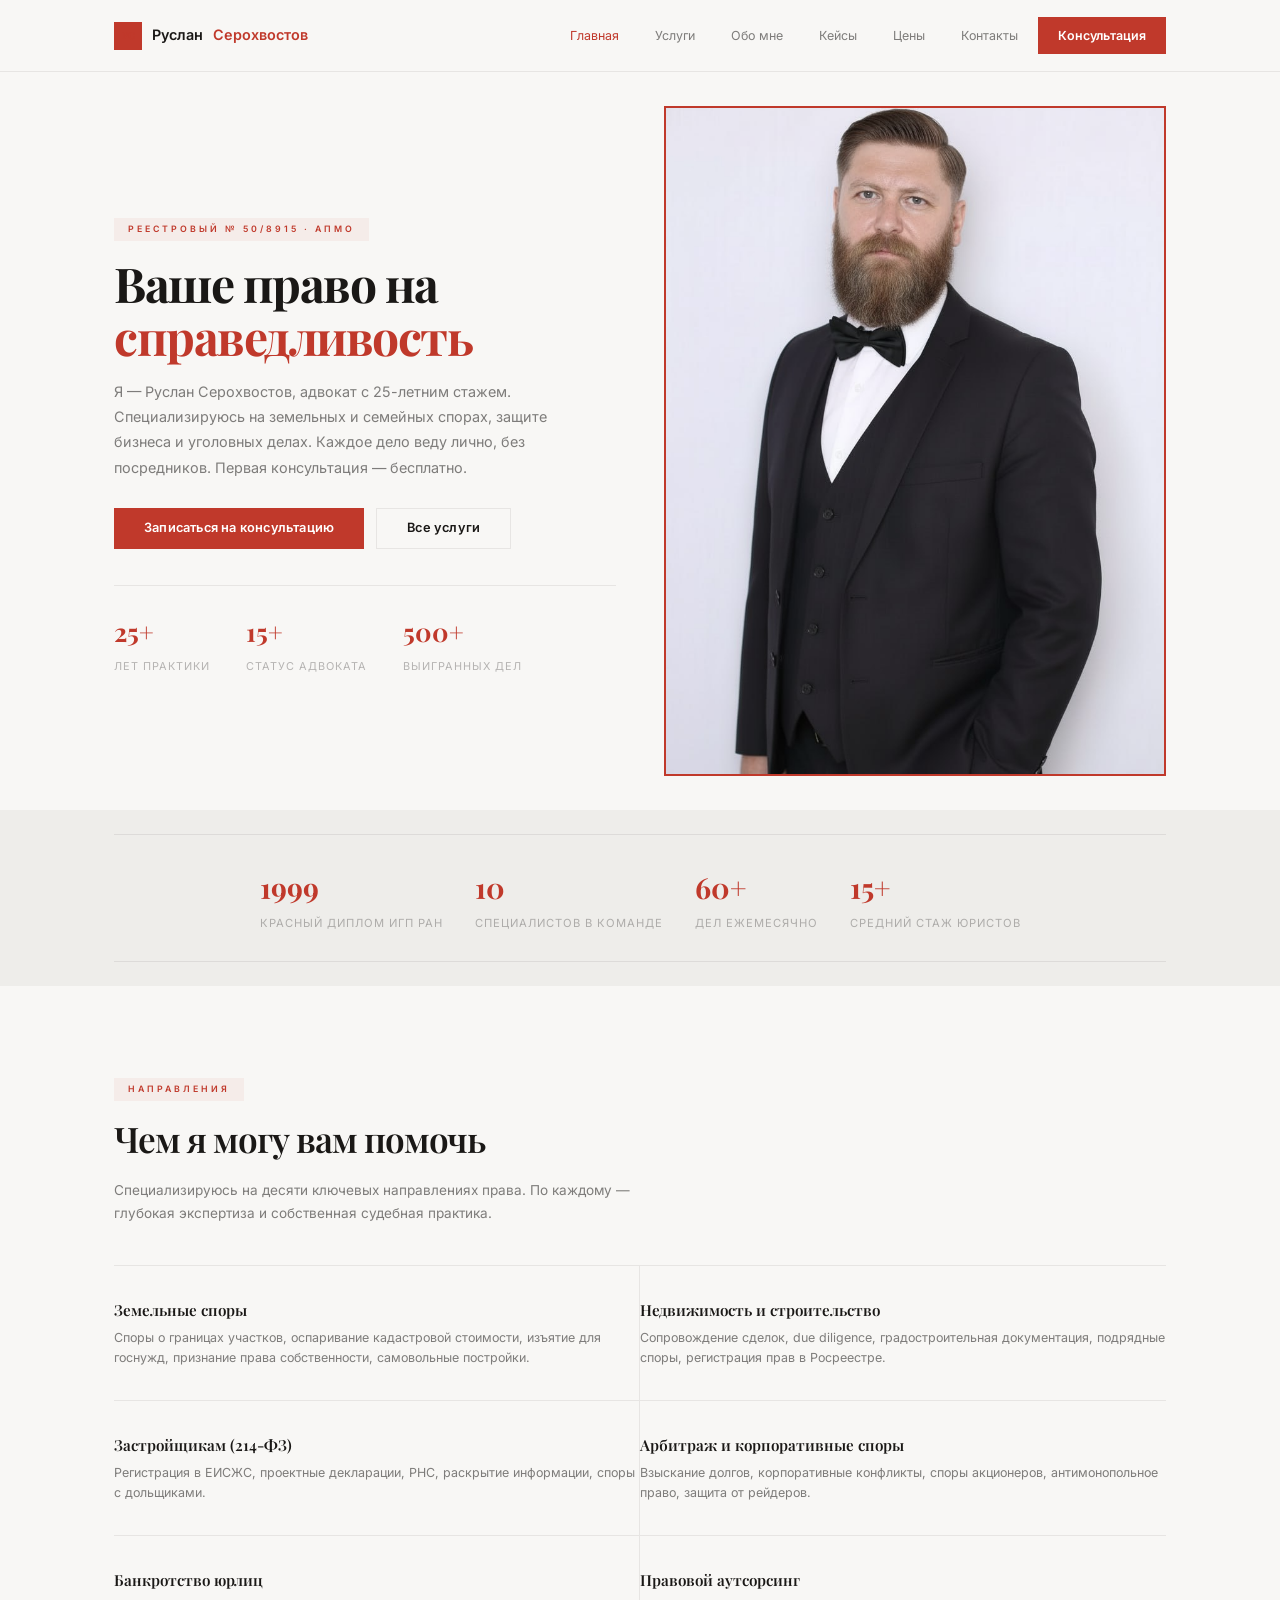
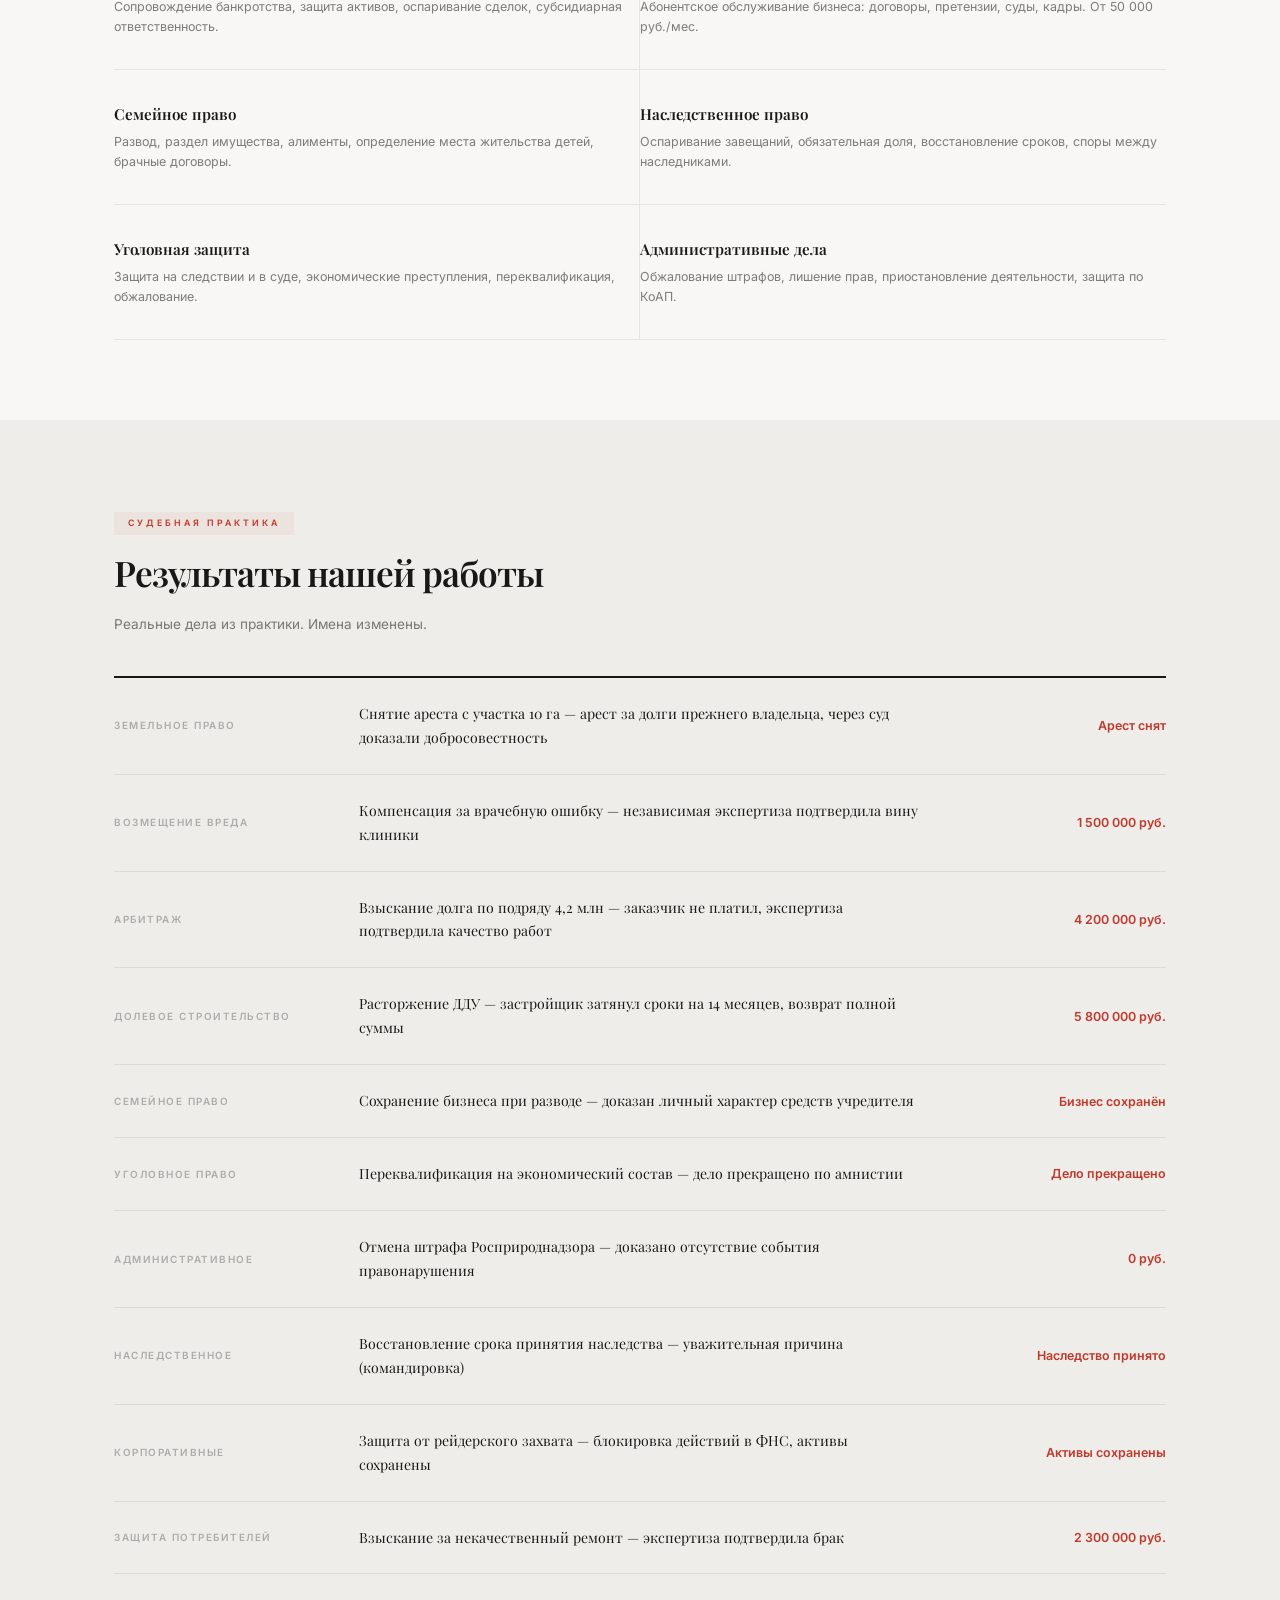
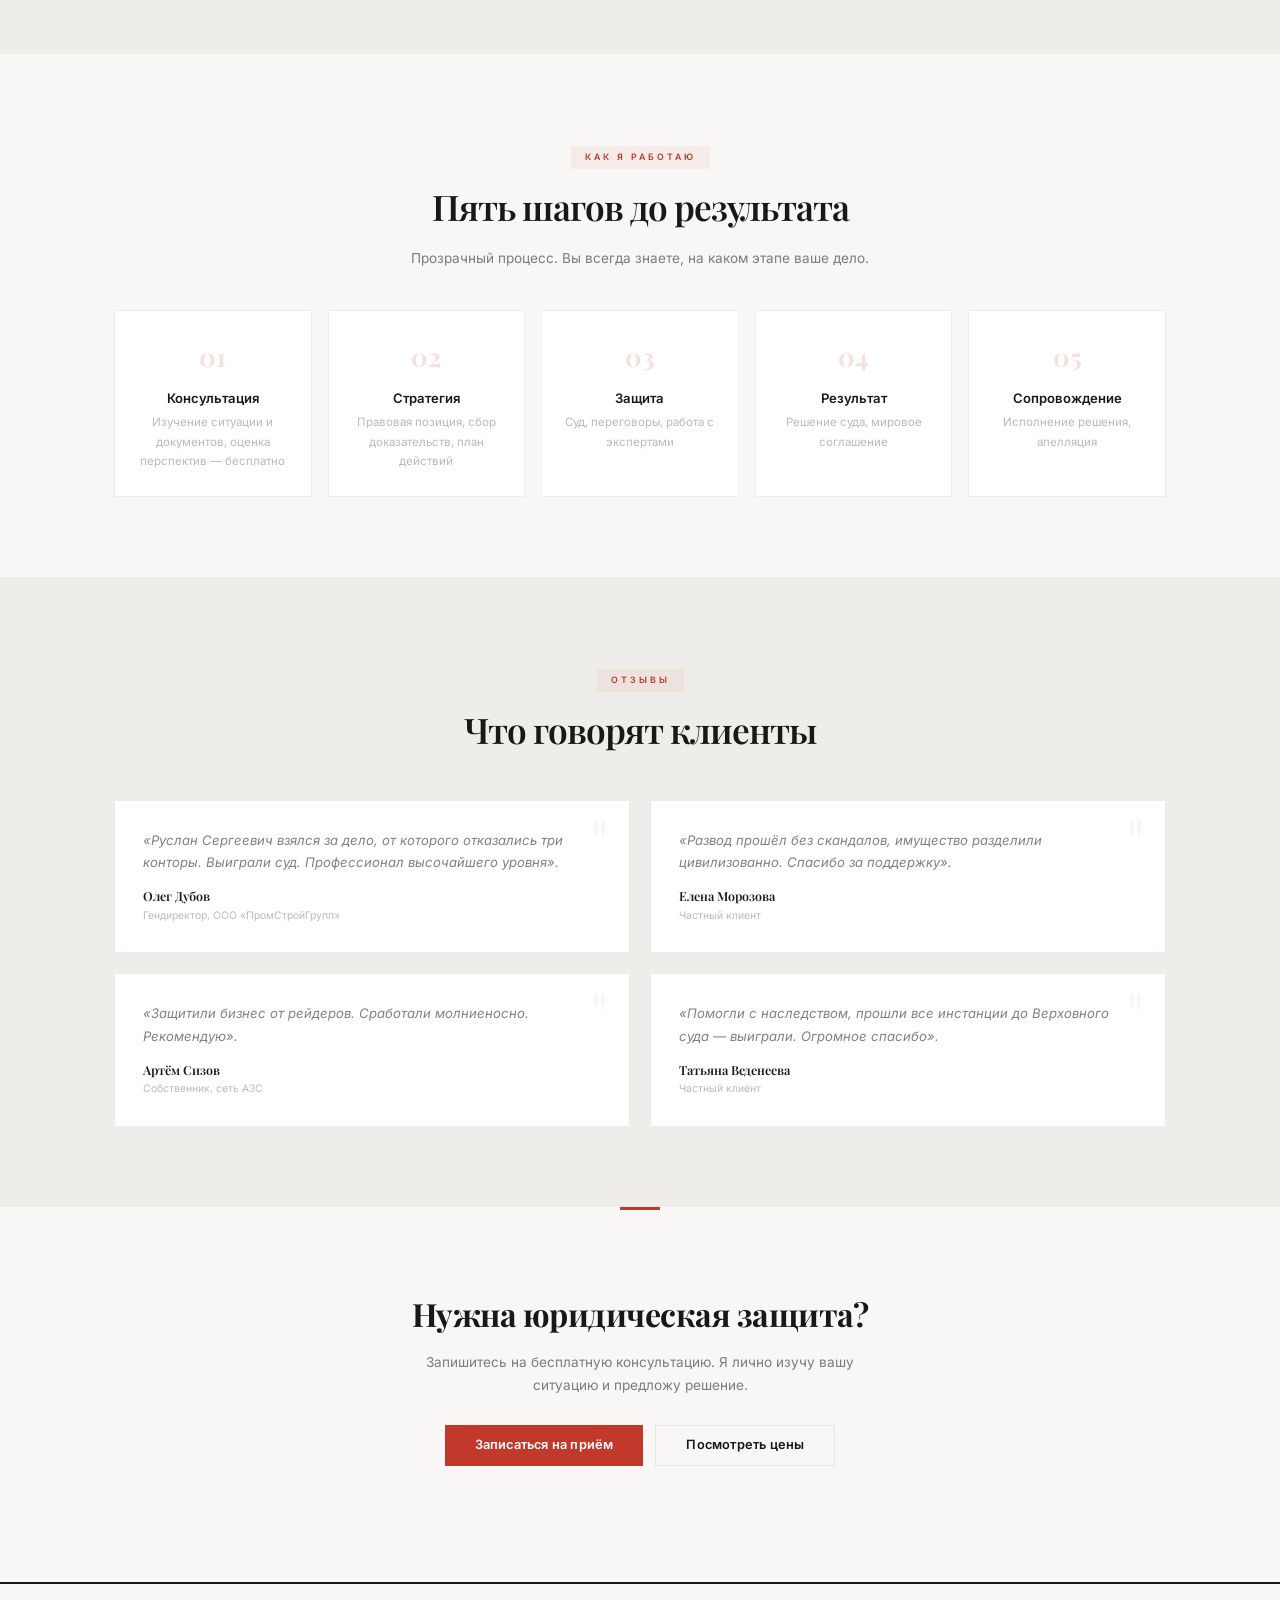
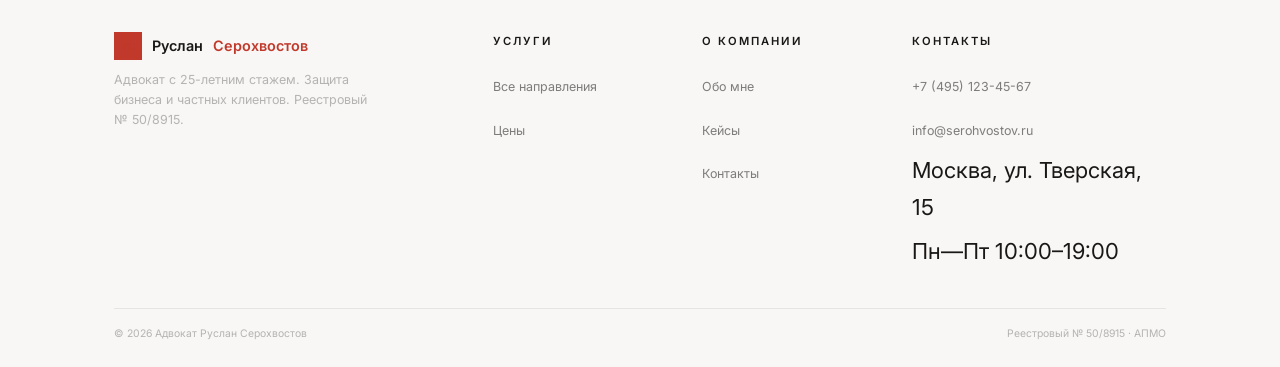
<file: index.html>
<!DOCTYPE html>
<html lang="ru">
<head>
<meta charset="UTF-8">
<meta name="viewport" content="width=device-width,initial-scale=1.0">
<meta name="description" content="Адвокат Руслан Серохвостов. 25 лет практики. Защита в суде. Бесплатная консультация.">
<title>Адвокат Руслан Серохвостов — защита в суде</title>
<link rel="stylesheet" href="css/law.css">
</head>
<body>
<header class="header">
<div class="container">
<a href="index.html" class="logo"><span class="logo-mark">РС</span>Руслан <span>Серохвостов</span></a>
<nav class="nav" id="nav">
<a href="index.html" class="active">Главная</a>
<a href="services.html">Услуги</a>
<a href="about.html">Обо мне</a>
<a href="cases.html">Кейсы</a>
<a href="prices.html">Цены</a>
<a href="contacts.html">Контакты</a>
<a href="contacts.html" class="nav-cta">Консультация</a>
</nav>
<button class="menu" id="menuBtn"><span></span><span></span><span></span></button>
</div>
</header>
<section class="hero">
<div class="container">
<div class="hero-in">
<div>
<div class="s-label" style="display:inline-block;margin-bottom:16px">Реестровый № 50/8915 · АПМО</div>
<h1>Ваше право на <span class="red">справедливость</span></h1>
<p>Я — Руслан Серохвостов, адвокат с 25-летним стажем. Специализируюсь на земельных и семейных спорах, защите бизнеса и уголовных делах. Каждое дело веду лично, без посредников. Первая консультация — бесплатно.</p>
<div class="btns">
<a href="contacts.html" class="btn btn-primary">Записаться на консультацию</a>
<a href="services.html" class="btn btn-ghost">Все услуги</a>
</div>
<div class="stats">
<div><div class="stat-num">25+</div><div class="stat-label">Лет практики</div></div>
<div><div class="stat-num">15+</div><div class="stat-label">Статус адвоката</div></div>
<div><div class="stat-num">500+</div><div class="stat-label">Выигранных дел</div></div>
</div>
</div>
<div class="hero-img"><div class="hero-img-wrap"><img src="images/ruslan.jpg" alt="Адвокат Руслан Серохвостов" style="object-position:50% 0%"></div></div>
</div>
</div>
</section>
<section class="section-alt" style="padding:24px 0">
<div class="container">
<div class="trust">
<div><div class="trust-n">1999</div><div class="trust-l">Красный диплом ИГП РАН</div></div>
<div><div class="trust-n">10</div><div class="trust-l">Специалистов в команде</div></div>
<div><div class="trust-n">60+</div><div class="trust-l">Дел ежемесячно</div></div>
<div><div class="trust-n">15+</div><div class="trust-l">Средний стаж юристов</div></div>
</div>
</div>
</section>
<section class="section" id="services">
<div class="container">
<div class="s-hdr">
<span class="s-label">Направления</span>
<h2 class="s-title">Чем я могу вам помочь</h2>
<p class="s-sub">Специализируюсь на десяти ключевых направлениях права. По каждому — глубокая экспертиза и собственная судебная практика.</p>
</div>
<div class="serv">
<div class="serv-i"><div class="serv-t">Земельные споры</div><div class="serv-d">Споры о границах участков, оспаривание кадастровой стоимости, изъятие для госнужд, признание права собственности, самовольные постройки.</div></div>
<div class="serv-i"><div class="serv-t">Недвижимость и строительство</div><div class="serv-d">Сопровождение сделок, due diligence, градостроительная документация, подрядные споры, регистрация прав в Росреестре.</div></div>
<div class="serv-i"><div class="serv-t">Застройщикам (214-ФЗ)</div><div class="serv-d">Регистрация в ЕИСЖС, проектные декларации, РНС, раскрытие информации, споры с дольщиками.</div></div>
<div class="serv-i"><div class="serv-t">Арбитраж и корпоративные споры</div><div class="serv-d">Взыскание долгов, корпоративные конфликты, споры акционеров, антимонопольное право, защита от рейдеров.</div></div>
<div class="serv-i"><div class="serv-t">Банкротство юрлиц</div><div class="serv-d">Сопровождение банкротства, защита активов, оспаривание сделок, субсидиарная ответственность.</div></div>
<div class="serv-i"><div class="serv-t">Правовой аутсорсинг</div><div class="serv-d">Абонентское обслуживание бизнеса: договоры, претензии, суды, кадры. От 50 000 руб./мес.</div></div>
<div class="serv-i"><div class="serv-t">Семейное право</div><div class="serv-d">Развод, раздел имущества, алименты, определение места жительства детей, брачные договоры.</div></div>
<div class="serv-i"><div class="serv-t">Наследственное право</div><div class="serv-d">Оспаривание завещаний, обязательная доля, восстановление сроков, споры между наследниками.</div></div>
<div class="serv-i"><div class="serv-t">Уголовная защита</div><div class="serv-d">Защита на следствии и в суде, экономические преступления, переквалификация, обжалование.</div></div>
<div class="serv-i"><div class="serv-t">Административные дела</div><div class="serv-d">Обжалование штрафов, лишение прав, приостановление деятельности, защита по КоАП.</div></div>
</div>
</div>
</section>
<section class="section section-alt">
<div class="container">
<div class="s-hdr">
<span class="s-label">Судебная практика</span>
<h2 class="s-title">Результаты нашей работы</h2>
<p class="s-sub">Реальные дела из практики. Имена изменены.</p>
</div>
<div class="clist">
<div class="crow"><div class="ccat">Земельное право</div><div class="cname">Снятие ареста с участка 10 га — арест за долги прежнего владельца, через суд доказали добросовестность</div><div class="cout">Арест снят</div></div>
<div class="crow"><div class="ccat">Возмещение вреда</div><div class="cname">Компенсация за врачебную ошибку — независимая экспертиза подтвердила вину клиники</div><div class="cout">1 500 000 руб.</div></div>
<div class="crow"><div class="ccat">Арбитраж</div><div class="cname">Взыскание долга по подряду 4,2 млн — заказчик не платил, экспертиза подтвердила качество работ</div><div class="cout">4 200 000 руб.</div></div>
<div class="crow"><div class="ccat">Долевое строительство</div><div class="cname">Расторжение ДДУ — застройщик затянул сроки на 14 месяцев, возврат полной суммы</div><div class="cout">5 800 000 руб.</div></div>
<div class="crow"><div class="ccat">Семейное право</div><div class="cname">Сохранение бизнеса при разводе — доказан личный характер средств учредителя</div><div class="cout">Бизнес сохранён</div></div>
<div class="crow"><div class="ccat">Уголовное право</div><div class="cname">Переквалификация на экономический состав — дело прекращено по амнистии</div><div class="cout">Дело прекращено</div></div>
<div class="crow"><div class="ccat">Административное</div><div class="cname">Отмена штрафа Росприроднадзора — доказано отсутствие события правонарушения</div><div class="cout">0 руб.</div></div>
<div class="crow"><div class="ccat">Наследственное</div><div class="cname">Восстановление срока принятия наследства — уважительная причина (командировка)</div><div class="cout">Наследство принято</div></div>
<div class="crow"><div class="ccat">Корпоративные</div><div class="cname">Защита от рейдерского захвата — блокировка действий в ФНС, активы сохранены</div><div class="cout">Активы сохранены</div></div>
<div class="crow"><div class="ccat">Защита потребителей</div><div class="cname">Взыскание за некачественный ремонт — экспертиза подтвердила брак</div><div class="cout">2 300 000 руб.</div></div>
</div>
</div>
</section>
<section class="section">
<div class="container">
<div class="s-hdr" style="text-align:center">
<span class="s-label">Как я работаю</span>
<h2 class="s-title">Пять шагов до результата</h2>
<p class="s-sub" style="margin:8px auto 0">Прозрачный процесс. Вы всегда знаете, на каком этапе ваше дело.</p>
</div>
<div class="pgrid">
<div class="pcard"><div class="pt">Консультация</div><div class="pd">Изучение ситуации и документов, оценка перспектив — бесплатно</div></div>
<div class="pcard"><div class="pt">Стратегия</div><div class="pd">Правовая позиция, сбор доказательств, план действий</div></div>
<div class="pcard"><div class="pt">Защита</div><div class="pd">Суд, переговоры, работа с экспертами</div></div>
<div class="pcard"><div class="pt">Результат</div><div class="pd">Решение суда, мировое соглашение</div></div>
<div class="pcard"><div class="pt">Сопровождение</div><div class="pd">Исполнение решения, апелляция</div></div>
</div>
</div>
</section>
<section class="section section-alt">
<div class="container">
<div class="s-hdr" style="text-align:center">
<span class="s-label">Отзывы</span>
<h2 class="s-title">Что говорят клиенты</h2>
</div>
<div class="tgrid">
<div class="tcard"><div class="tt">«Руслан Сергеевич взялся за дело, от которого отказались три конторы. Выиграли суд. Профессионал высочайшего уровня».</div><div class="ta">Олег Дубов</div><div class="tr">Гендиректор, ООО «ПромСтройГрупп»</div></div>
<div class="tcard"><div class="tt">«Развод прошёл без скандалов, имущество разделили цивилизованно. Спасибо за поддержку».</div><div class="ta">Елена Морозова</div><div class="tr">Частный клиент</div></div>
<div class="tcard"><div class="tt">«Защитили бизнес от рейдеров. Сработали молниеносно. Рекомендую».</div><div class="ta">Артём Сизов</div><div class="tr">Собственник, сеть АЗС</div></div>
<div class="tcard"><div class="tt">«Помогли с наследством, прошли все инстанции до Верховного суда — выиграли. Огромное спасибо».</div><div class="ta">Татьяна Веденеева</div><div class="tr">Частный клиент</div></div>
</div>
</div>
</section>
<section class="section cta">
<div class="container">
<h2>Нужна юридическая защита?</h2>
<p>Запишитесь на бесплатную консультацию. Я лично изучу вашу ситуацию и предложу решение.</p>
<div class="btns">
<a href="contacts.html" class="btn btn-primary">Записаться на приём</a>
<a href="prices.html" class="btn btn-ghost">Посмотреть цены</a>
</div>
</div>
</section>
<footer class="footer">
<div class="container">
<div class="fgrid">
<div><a href="index.html" class="logo"><span class="logo-mark">РС</span>Руслан <span>Серохвостов</span></a><p class="fdesc">Адвокат с 25-летним стажем. Защита бизнеса и частных клиентов. Реестровый № 50/8915.</p></div>
<div><h4>Услуги</h4><ul class="flinks"><li><a href="services.html">Все направления</a></li><li><a href="prices.html">Цены</a></li></ul></div>
<div><h4>О компании</h4><ul class="flinks"><li><a href="about.html">Обо мне</a></li><li><a href="cases.html">Кейсы</a></li><li><a href="contacts.html">Контакты</a></li></ul></div>
<div><h4>Контакты</h4><ul class="flinks"><li><a href="tel:+74951234567">+7 (495) 123-45-67</a></li><li><a href="mailto:info@serohvostov.ru">info@serohvostov.ru</a></li><li>Москва, ул. Тверская, 15</li><li>Пн—Пт 10:00–19:00</li></ul></div>
</div>
<div class="fbot"><span>© 2026 Адвокат Руслан Серохвостов</span><span>Реестровый № 50/8915 · АПМО</span></div>
</div>
</footer>
<script>
document.getElementById('menuBtn').addEventListener('touchstart',function(e){
  e.preventDefault();
  document.querySelector('.nav').classList.toggle('active');
});
</script>
</body>
</html>
</file>
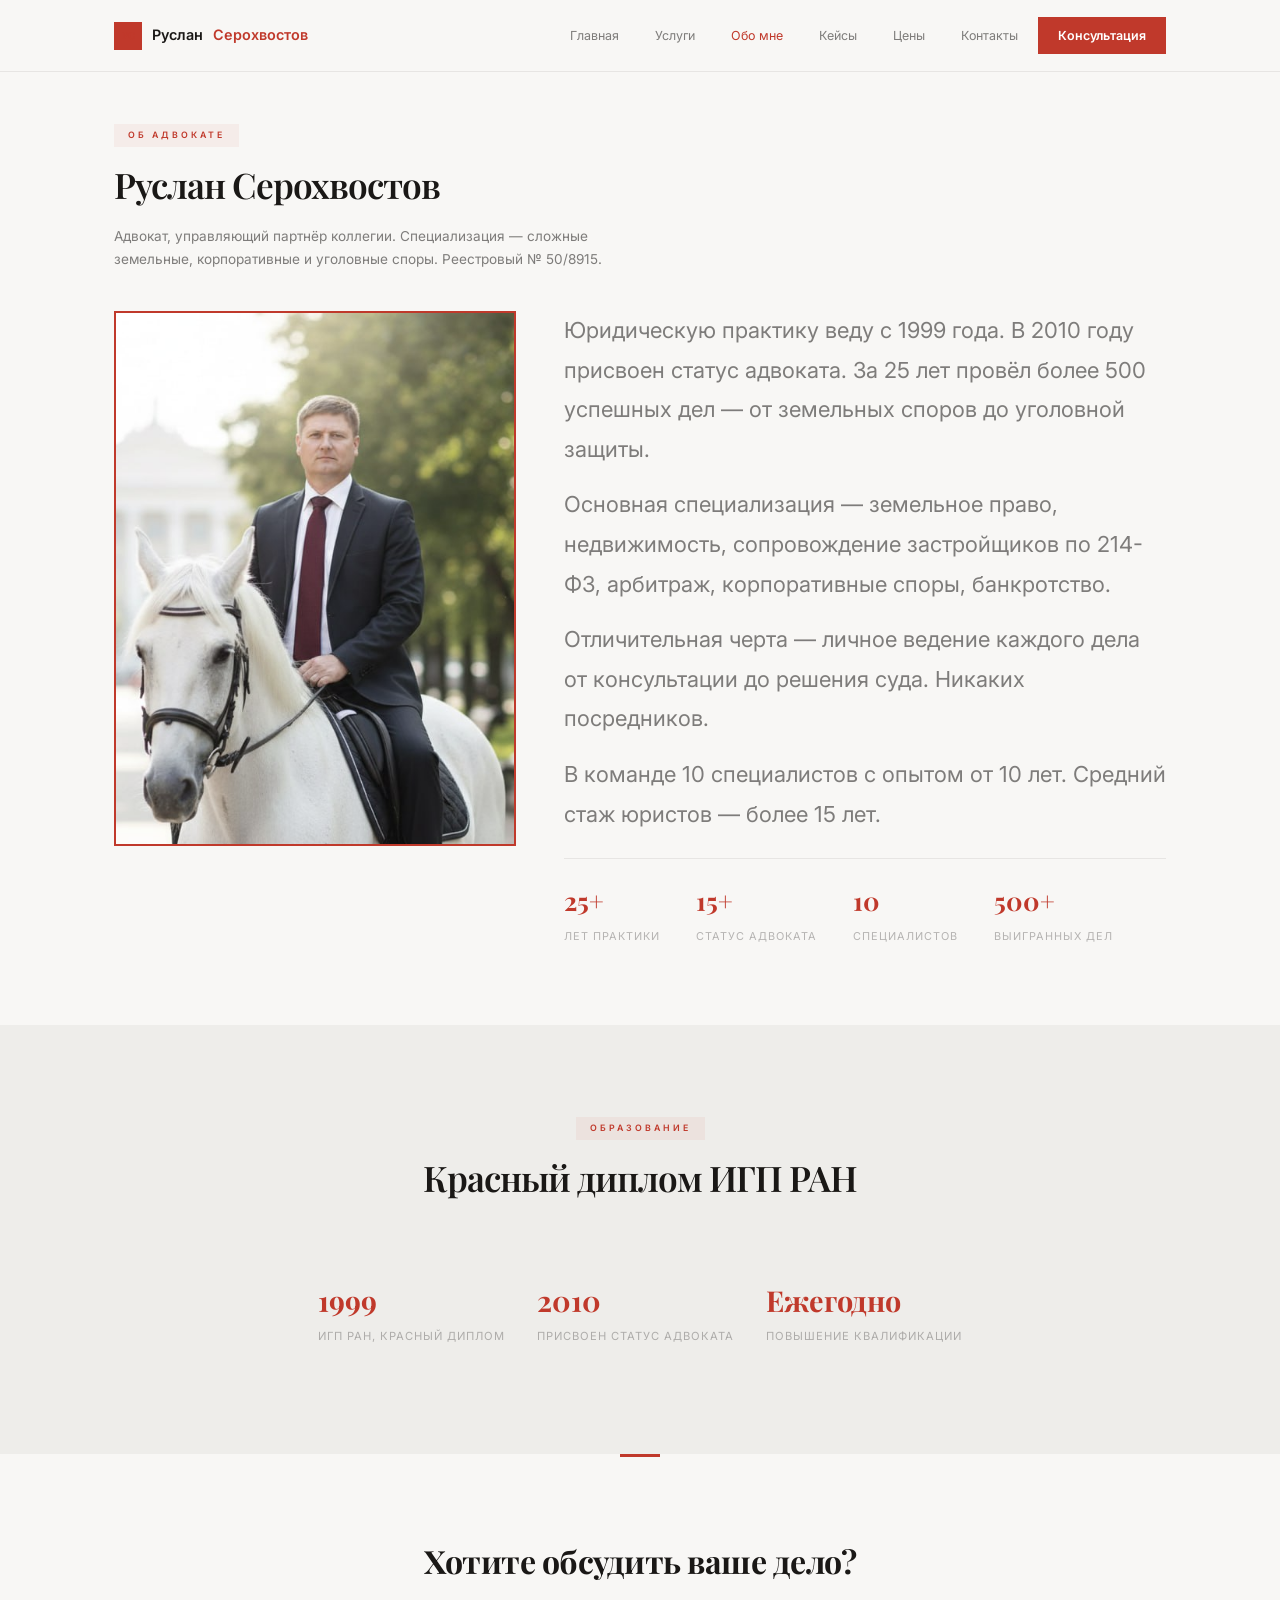
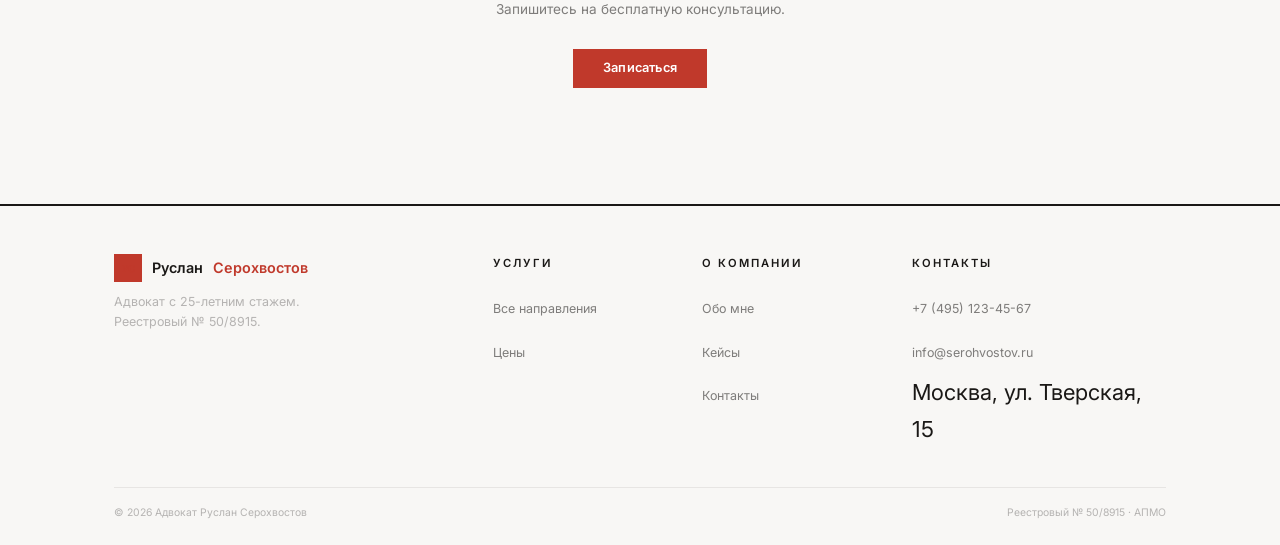
<file: about.html>
<!DOCTYPE html>
<html lang="ru">
<head>
<meta charset="UTF-8">
<meta name="viewport" content="width=device-width,initial-scale=1.0">
<title>Обо мне — Адвокат Руслан Серохвостов</title>
<link rel="stylesheet" href="css/law.css">
</head>
<body>
<header class="header">
<div class="container">
<a href="index.html" class="logo"><span class="logo-mark">РС</span>Руслан <span>Серохвостов</span></a>
<nav class="nav" id="nav">
<a href="index.html">Главная</a>
<a href="services.html">Услуги</a>
<a href="about.html" class="active">Обо мне</a>
<a href="cases.html">Кейсы</a>
<a href="prices.html">Цены</a>
<a href="contacts.html">Контакты</a>
<a href="contacts.html" class="nav-cta">Консультация</a>
</nav>
<button class="menu" id="menuBtn"><span></span><span></span><span></span></button>
</div>
</header>
<section class="section" style="padding-top:calc(72px + 40px)">
<div class="container">
<div class="s-hdr">
<span class="s-label">Об адвокате</span>
<h2 class="s-title">Руслан Серохвостов</h2>
<p class="s-sub">Адвокат, управляющий партнёр коллегии. Специализация — сложные земельные, корпоративные и уголовные споры. Реестровый № 50/8915.</p>
</div>
<div class="hero-in" style="grid-template-columns:0.8fr 1.2fr;align-items:start">
<div class="hero-img"><div class="hero-img-wrap"><img src="images/about-photo.jpg" style="transform:scale(1.55)"></div></div>
<div>
<p style="color:var(--text2);line-height:1.8;margin-bottom:16px">Юридическую практику веду с 1999 года. В 2010 году присвоен статус адвоката. За 25 лет провёл более 500 успешных дел — от земельных споров до уголовной защиты.</p>
<p style="color:var(--text2);line-height:1.8;margin-bottom:16px">Основная специализация — земельное право, недвижимость, сопровождение застройщиков по 214-ФЗ, арбитраж, корпоративные споры, банкротство.</p>
<p style="color:var(--text2);line-height:1.8;margin-bottom:16px">Отличительная черта — личное ведение каждого дела от консультации до решения суда. Никаких посредников.</p>
<p style="color:var(--text2);line-height:1.8;margin-bottom:24px">В команде 10 специалистов с опытом от 10 лет. Средний стаж юристов — более 15 лет.</p>
<div class="stats" style="border-top:1px solid var(--border);padding-top:20px">
<div><div class="stat-num">25+</div><div class="stat-label">Лет практики</div></div>
<div><div class="stat-num">15+</div><div class="stat-label">Статус адвоката</div></div>
<div><div class="stat-num">10</div><div class="stat-label">Специалистов</div></div>
<div><div class="stat-num">500+</div><div class="stat-label">Выигранных дел</div></div>
</div>
</div>
</div>
</div>
</section>
<section class="section section-alt">
<div class="container">
<div class="s-hdr" style="text-align:center">
<span class="s-label">Образование</span>
<h2 class="s-title">Красный диплом ИГП РАН</h2>
</div>
<div class="trust" style="border:none">
<div><div class="trust-n">1999</div><div class="trust-l">ИГП РАН, красный диплом</div></div>
<div><div class="trust-n">2010</div><div class="trust-l">Присвоен статус адвоката</div></div>
<div><div class="trust-n">Ежегодно</div><div class="trust-l">Повышение квалификации</div></div>
</div>
</div>
</section>
<section class="section cta">
<div class="container">
<h2>Хотите обсудить ваше дело?</h2>
<p>Запишитесь на бесплатную консультацию.</p>
<div class="btns"><a href="contacts.html" class="btn btn-primary">Записаться</a></div>
</div>
</section>
<footer class="footer">
<div class="container">
<div class="fgrid">
<div><a href="index.html" class="logo"><span class="logo-mark">РС</span>Руслан <span>Серохвостов</span></a><p class="fdesc">Адвокат с 25-летним стажем. Реестровый № 50/8915.</p></div>
<div><h4>Услуги</h4><ul class="flinks"><li><a href="services.html">Все направления</a></li><li><a href="prices.html">Цены</a></li></ul></div>
<div><h4>О компании</h4><ul class="flinks"><li><a href="about.html">Обо мне</a></li><li><a href="cases.html">Кейсы</a></li><li><a href="contacts.html">Контакты</a></li></ul></div>
<div><h4>Контакты</h4><ul class="flinks"><li><a href="tel:+74951234567">+7 (495) 123-45-67</a></li><li><a href="mailto:info@serohvostov.ru">info@serohvostov.ru</a></li><li>Москва, ул. Тверская, 15</li></ul></div>
</div>
<div class="fbot"><span>© 2026 Адвокат Руслан Серохвостов</span><span>Реестровый № 50/8915 · АПМО</span></div>
</div>
</footer>
<script>
document.getElementById('menuBtn').addEventListener('touchstart',function(e){
  e.preventDefault();
  document.querySelector('.nav').classList.toggle('active');
});
</script>
</body>
</html>
</file>
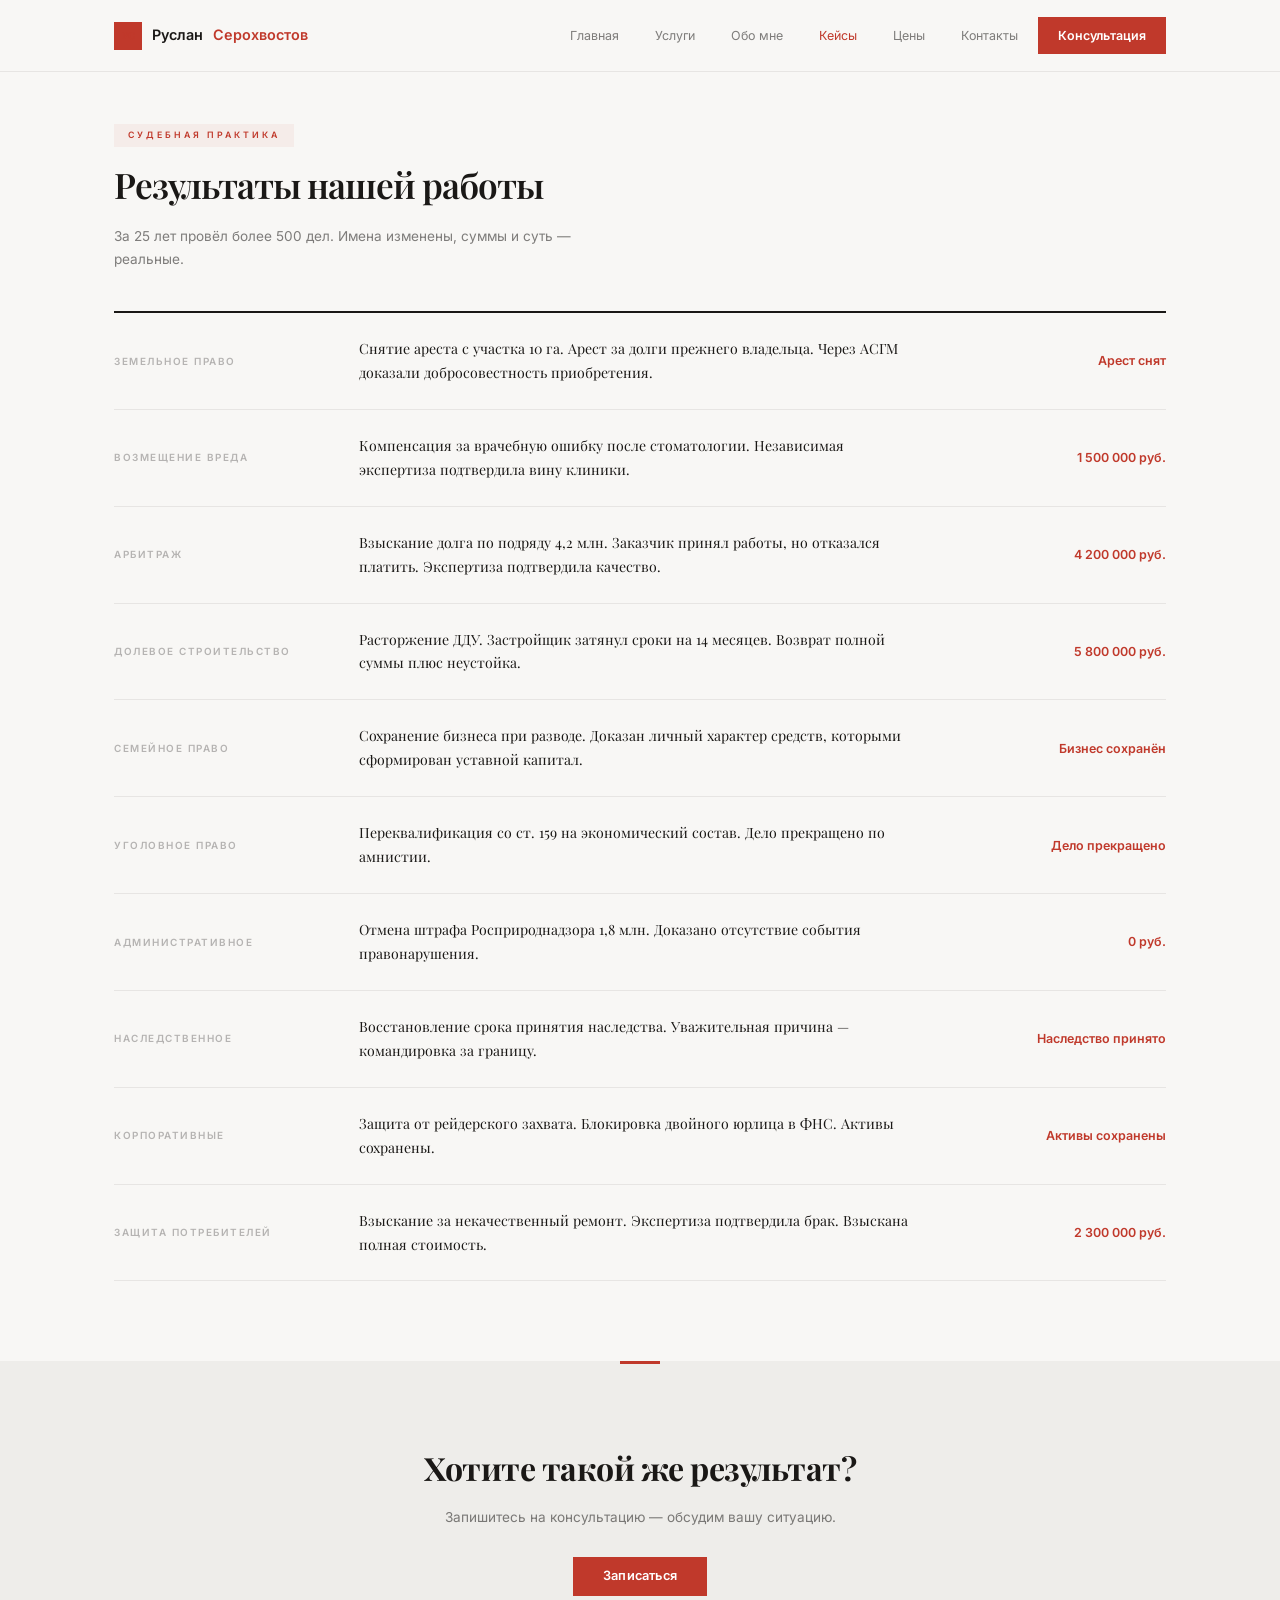
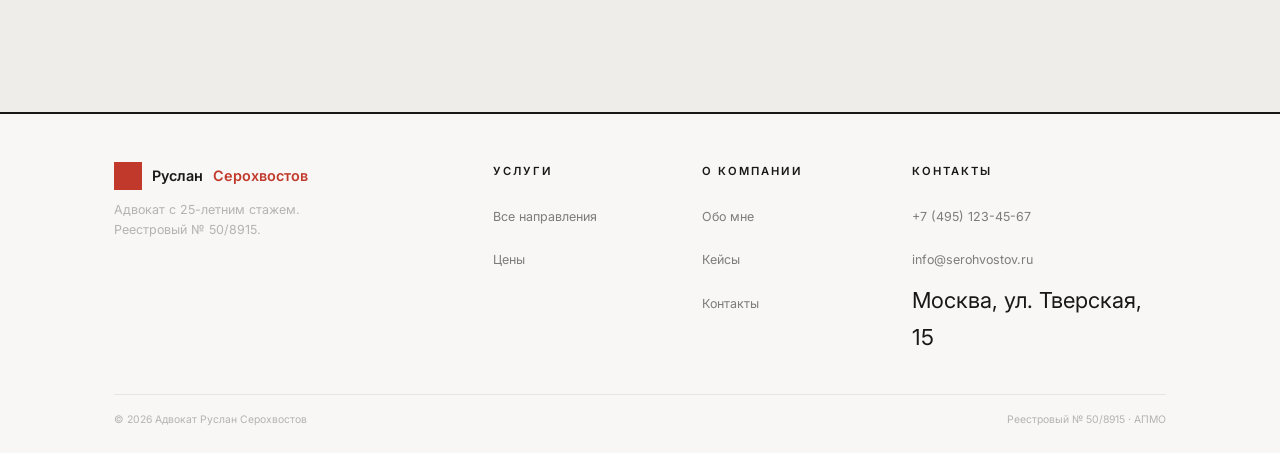
<file: cases.html>
<!DOCTYPE html>
<html lang="ru">
<head>
<meta charset="UTF-8">
<meta name="viewport" content="width=device-width,initial-scale=1.0">
<title>Кейсы — Адвокат Руслан Серохвостов</title>
<link rel="stylesheet" href="css/law.css">
</head>
<body>
<header class="header">
<div class="container">
<a href="index.html" class="logo"><span class="logo-mark">РС</span>Руслан <span>Серохвостов</span></a>
<nav class="nav" id="nav">
<a href="index.html">Главная</a>
<a href="services.html">Услуги</a>
<a href="about.html">Обо мне</a>
<a href="cases.html" class="active">Кейсы</a>
<a href="prices.html">Цены</a>
<a href="contacts.html">Контакты</a>
<a href="contacts.html" class="nav-cta">Консультация</a>
</nav>
<button class="menu" id="menuBtn"><span></span><span></span><span></span></button>
</div>
</header>
<section class="section" style="padding-top:calc(72px + 40px)">
<div class="container">
<div class="s-hdr">
<span class="s-label">Судебная практика</span>
<h2 class="s-title">Результаты нашей работы</h2>
<p class="s-sub">За 25 лет провёл более 500 дел. Имена изменены, суммы и суть — реальные.</p>
</div>
<div class="clist">
<div class="crow"><div class="ccat">Земельное право</div><div class="cname">Снятие ареста с участка 10 га. Арест за долги прежнего владельца. Через АСГМ доказали добросовестность приобретения.</div><div class="cout">Арест снят</div></div>
<div class="crow"><div class="ccat">Возмещение вреда</div><div class="cname">Компенсация за врачебную ошибку после стоматологии. Независимая экспертиза подтвердила вину клиники.</div><div class="cout">1 500 000 руб.</div></div>
<div class="crow"><div class="ccat">Арбитраж</div><div class="cname">Взыскание долга по подряду 4,2 млн. Заказчик принял работы, но отказался платить. Экспертиза подтвердила качество.</div><div class="cout">4 200 000 руб.</div></div>
<div class="crow"><div class="ccat">Долевое строительство</div><div class="cname">Расторжение ДДУ. Застройщик затянул сроки на 14 месяцев. Возврат полной суммы плюс неустойка.</div><div class="cout">5 800 000 руб.</div></div>
<div class="crow"><div class="ccat">Семейное право</div><div class="cname">Сохранение бизнеса при разводе. Доказан личный характер средств, которыми сформирован уставной капитал.</div><div class="cout">Бизнес сохранён</div></div>
<div class="crow"><div class="ccat">Уголовное право</div><div class="cname">Переквалификация со ст. 159 на экономический состав. Дело прекращено по амнистии.</div><div class="cout">Дело прекращено</div></div>
<div class="crow"><div class="ccat">Административное</div><div class="cname">Отмена штрафа Росприроднадзора 1,8 млн. Доказано отсутствие события правонарушения.</div><div class="cout">0 руб.</div></div>
<div class="crow"><div class="ccat">Наследственное</div><div class="cname">Восстановление срока принятия наследства. Уважительная причина — командировка за границу.</div><div class="cout">Наследство принято</div></div>
<div class="crow"><div class="ccat">Корпоративные</div><div class="cname">Защита от рейдерского захвата. Блокировка двойного юрлица в ФНС. Активы сохранены.</div><div class="cout">Активы сохранены</div></div>
<div class="crow"><div class="ccat">Защита потребителей</div><div class="cname">Взыскание за некачественный ремонт. Экспертиза подтвердила брак. Взыскана полная стоимость.</div><div class="cout">2 300 000 руб.</div></div>
</div>
</div>
</section>
<section class="section cta section-alt">
<div class="container">
<h2>Хотите такой же результат?</h2>
<p>Запишитесь на консультацию — обсудим вашу ситуацию.</p>
<div class="btns"><a href="contacts.html" class="btn btn-primary">Записаться</a></div>
</div>
</section>
<footer class="footer">
<div class="container">
<div class="fgrid">
<div><a href="index.html" class="logo"><span class="logo-mark">РС</span>Руслан <span>Серохвостов</span></a><p class="fdesc">Адвокат с 25-летним стажем. Реестровый № 50/8915.</p></div>
<div><h4>Услуги</h4><ul class="flinks"><li><a href="services.html">Все направления</a></li><li><a href="prices.html">Цены</a></li></ul></div>
<div><h4>О компании</h4><ul class="flinks"><li><a href="about.html">Обо мне</a></li><li><a href="cases.html">Кейсы</a></li><li><a href="contacts.html">Контакты</a></li></ul></div>
<div><h4>Контакты</h4><ul class="flinks"><li><a href="tel:+74951234567">+7 (495) 123-45-67</a></li><li><a href="mailto:info@serohvostov.ru">info@serohvostov.ru</a></li><li>Москва, ул. Тверская, 15</li></ul></div>
</div>
<div class="fbot"><span>© 2026 Адвокат Руслан Серохвостов</span><span>Реестровый № 50/8915 · АПМО</span></div>
</div>
</footer>
<script>
document.getElementById('menuBtn').addEventListener('touchstart',function(e){
  e.preventDefault();
  document.querySelector('.nav').classList.toggle('active');
});
</script>
</body>
</html>
</file>
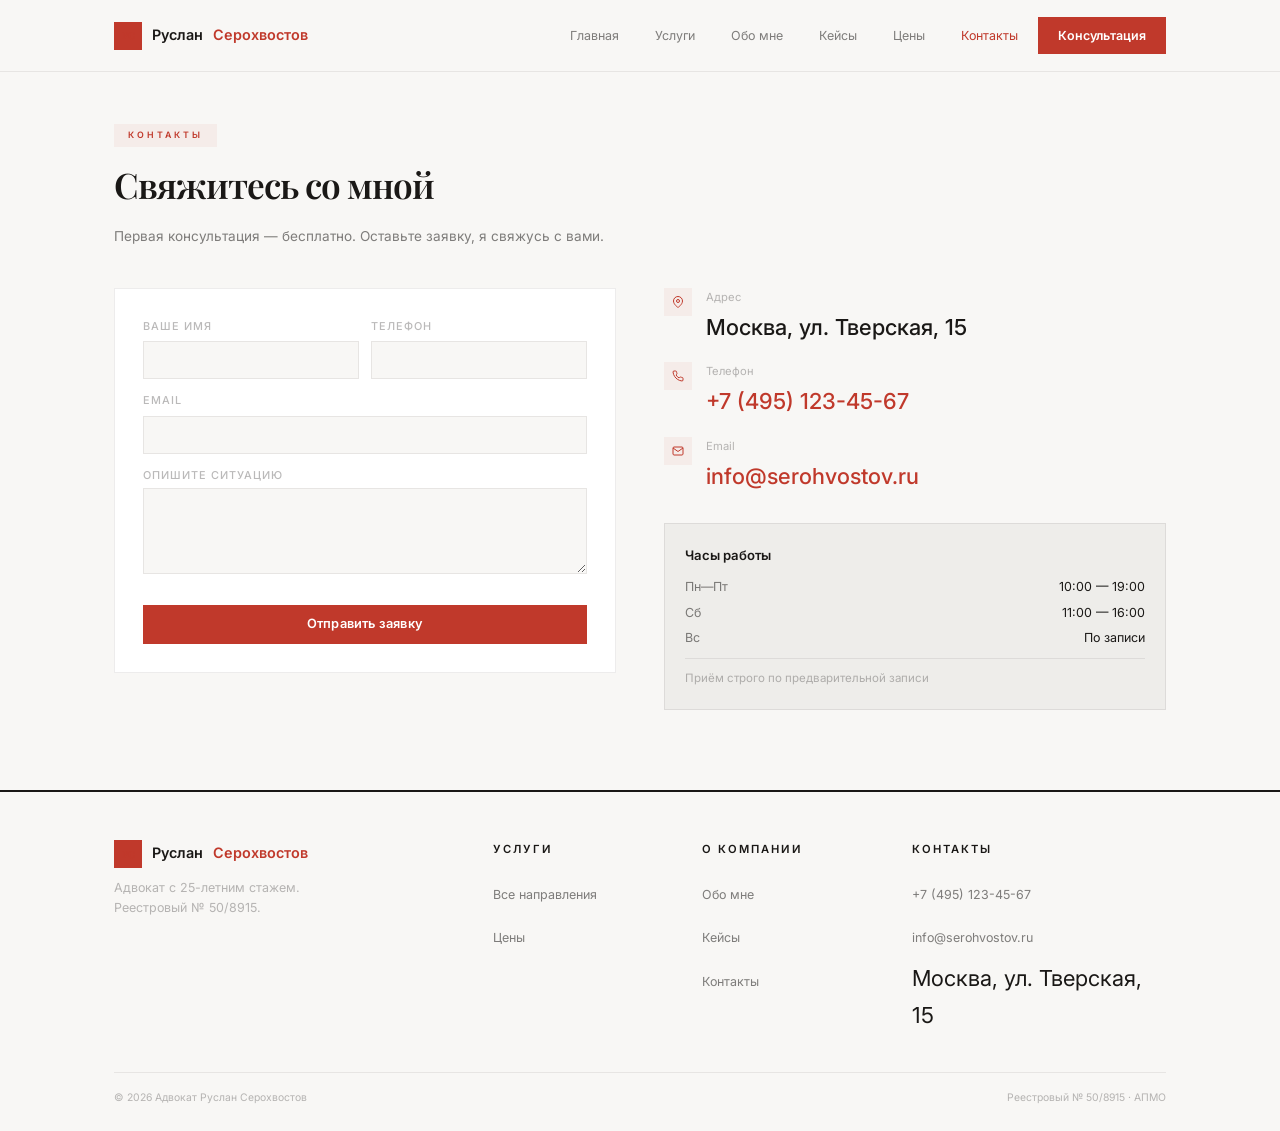
<file: contacts.html>
<!DOCTYPE html>
<html lang="ru">
<head>
<meta charset="UTF-8">
<meta name="viewport" content="width=device-width,initial-scale=1.0">
<title>Контакты — Адвокат Руслан Серохвостов</title>
<link rel="stylesheet" href="css/law.css">
</head>
<body>
<header class="header">
<div class="container">
<a href="index.html" class="logo"><span class="logo-mark">РС</span>Руслан <span>Серохвостов</span></a>
<nav class="nav" id="nav">
<a href="index.html">Главная</a>
<a href="services.html">Услуги</a>
<a href="about.html">Обо мне</a>
<a href="cases.html">Кейсы</a>
<a href="prices.html">Цены</a>
<a href="contacts.html" class="active">Контакты</a>
<a href="contacts.html" class="nav-cta">Консультация</a>
</nav>
<button class="menu" id="menuBtn"><span></span><span></span><span></span></button>
</div>
</header>
<section class="section" style="padding-top:calc(72px + 40px)">
<div class="container">
<div class="s-hdr">
<span class="s-label">Контакты</span>
<h2 class="s-title">Свяжитесь со мной</h2>
<p class="s-sub">Первая консультация — бесплатно. Оставьте заявку, я свяжусь с вами.</p>
</div>
<div class="hero-in" style="grid-template-columns:1fr 1fr;align-items:start">
<div style="padding:28px;background:#fff;border:1px solid var(--border)">
<form onsubmit="alert('Спасибо! Я свяжусь с вами.');return false">
<div style="display:grid;grid-template-columns:1fr 1fr;gap:12px;margin-bottom:12px">
<div><label style="display:block;font-size:0.68rem;font-weight:500;color:var(--text3);text-transform:uppercase;letter-spacing:1px;margin-bottom:4px">Ваше имя</label><input type="text" required style="width:100%;padding:10px 12px;background:var(--bg);border:1px solid var(--border);color:var(--text);font-family:var(--font);font-size:0.85rem;outline:none"></div>
<div><label style="display:block;font-size:0.68rem;font-weight:500;color:var(--text3);text-transform:uppercase;letter-spacing:1px;margin-bottom:4px">Телефон</label><input type="tel" required style="width:100%;padding:10px 12px;background:var(--bg);border:1px solid var(--border);color:var(--text);font-family:var(--font);font-size:0.85rem;outline:none"></div>
</div>
<div style="margin-bottom:12px"><label style="display:block;font-size:0.68rem;font-weight:500;color:var(--text3);text-transform:uppercase;letter-spacing:1px;margin-bottom:4px">Email</label><input type="email" style="width:100%;padding:10px 12px;background:var(--bg);border:1px solid var(--border);color:var(--text);font-family:var(--font);font-size:0.85rem;outline:none"></div>
<div style="margin-bottom:16px"><label style="display:block;font-size:0.68rem;font-weight:500;color:var(--text3);text-transform:uppercase;letter-spacing:1px;margin-bottom:4px">Опишите ситуацию</label><textarea rows="4" required style="width:100%;padding:10px 12px;background:var(--bg);border:1px solid var(--border);color:var(--text);font-family:var(--font);font-size:0.85rem;outline:none;resize:vertical"></textarea></div>
<button type="submit" class="btn btn-primary" style="width:100%;justify-content:center">Отправить заявку</button>
</form>
</div>
<div>
<div style="margin-bottom:28px">
<div style="display:flex;flex-direction:column;gap:16px">
<div style="display:flex;gap:14px;align-items:flex-start">
<div style="width:28px;height:28px;background:var(--red-dim);display:flex;align-items:center;justify-content:center;flex-shrink:0"><svg width="12" height="12" viewBox="0 0 24 24" fill="none" stroke="var(--red)" stroke-width="2"><path d="M21 10c0 7-9 13-9 13s-9-6-9-13a9 9 0 0 1 18 0z"/><circle cx="12" cy="10" r="3"/></svg></div>
<div><div style="font-size:0.7rem;color:var(--text3);margin-bottom:2px">Адрес</div><div style="font-weight:500">Москва, ул. Тверская, 15</div></div>
</div>
<div style="display:flex;gap:14px;align-items:flex-start">
<div style="width:28px;height:28px;background:var(--red-dim);display:flex;align-items:center;justify-content:center;flex-shrink:0"><svg width="12" height="12" viewBox="0 0 24 24" fill="none" stroke="var(--red)" stroke-width="2"><path d="M22 16.92v3a2 2 0 0 1-2.18 2 19.79 19.79 0 0 1-8.63-3.07 19.5 19.5 0 0 1-6-6 19.79 19.79 0 0 1-3.07-8.67A2 2 0 0 1 4.11 2h3a2 2 0 0 1 2 1.72 12.84 12.84 0 0 0 .7 2.81 2 2 0 0 1-.45 2.11L8.09 9.91a16 16 0 0 0 6 6l1.27-1.27a2 2 0 0 1 2.11-.45 12.84 12.84 0 0 0 2.81.7A2 2 0 0 1 22 16.92z"/></svg></div>
<div><div style="font-size:0.7rem;color:var(--text3);margin-bottom:2px">Телефон</div><div style="font-weight:500"><a href="tel:+74951234567">+7 (495) 123-45-67</a></div></div>
</div>
<div style="display:flex;gap:14px;align-items:flex-start">
<div style="width:28px;height:28px;background:var(--red-dim);display:flex;align-items:center;justify-content:center;flex-shrink:0"><svg width="12" height="12" viewBox="0 0 24 24" fill="none" stroke="var(--red)" stroke-width="2"><path d="M4 4h16c1.1 0 2 .9 2 2v12c0 1.1-.9 2-2 2H4c-1.1 0-2-.9-2-2V6c0-1.1.9-2 2-2z"/><polyline points="22,6 12,13 2,6"/></svg></div>
<div><div style="font-size:0.7rem;color:var(--text3);margin-bottom:2px">Email</div><div style="font-weight:500"><a href="mailto:info@serohvostov.ru">info@serohvostov.ru</a></div></div>
</div>
</div>
</div>
<div style="padding:20px;background:var(--bg-alt);border:1px solid var(--border)">
<h3 style="font-size:0.82rem;font-weight:600;margin-bottom:10px">Часы работы</h3>
<div style="display:flex;flex-direction:column;gap:4px;font-size:0.78rem">
<div style="display:flex;justify-content:space-between"><span style="color:var(--text2)">Пн—Пт</span><span>10:00 — 19:00</span></div>
<div style="display:flex;justify-content:space-between"><span style="color:var(--text2)">Сб</span><span>11:00 — 16:00</span></div>
<div style="display:flex;justify-content:space-between"><span style="color:var(--text2)">Вс</span><span>По записи</span></div>
</div>
<div style="margin-top:10px;padding-top:10px;border-top:1px solid var(--border);font-size:0.72rem;color:var(--text3)">Приём строго по предварительной записи</div>
</div>
</div>
</div>
</div>
</section>
<footer class="footer">
<div class="container">
<div class="fgrid">
<div><a href="index.html" class="logo"><span class="logo-mark">РС</span>Руслан <span>Серохвостов</span></a><p class="fdesc">Адвокат с 25-летним стажем. Реестровый № 50/8915.</p></div>
<div><h4>Услуги</h4><ul class="flinks"><li><a href="services.html">Все направления</a></li><li><a href="prices.html">Цены</a></li></ul></div>
<div><h4>О компании</h4><ul class="flinks"><li><a href="about.html">Обо мне</a></li><li><a href="cases.html">Кейсы</a></li><li><a href="contacts.html">Контакты</a></li></ul></div>
<div><h4>Контакты</h4><ul class="flinks"><li><a href="tel:+74951234567">+7 (495) 123-45-67</a></li><li><a href="mailto:info@serohvostov.ru">info@serohvostov.ru</a></li><li>Москва, ул. Тверская, 15</li></ul></div>
</div>
<div class="fbot"><span>© 2026 Адвокат Руслан Серохвостов</span><span>Реестровый № 50/8915 · АПМО</span></div>
</div>
</footer>
<script>
document.getElementById('menuBtn').addEventListener('touchstart',function(e){
  e.preventDefault();
  document.querySelector('.nav').classList.toggle('active');
});
</script>
</body>
</html>
</file>
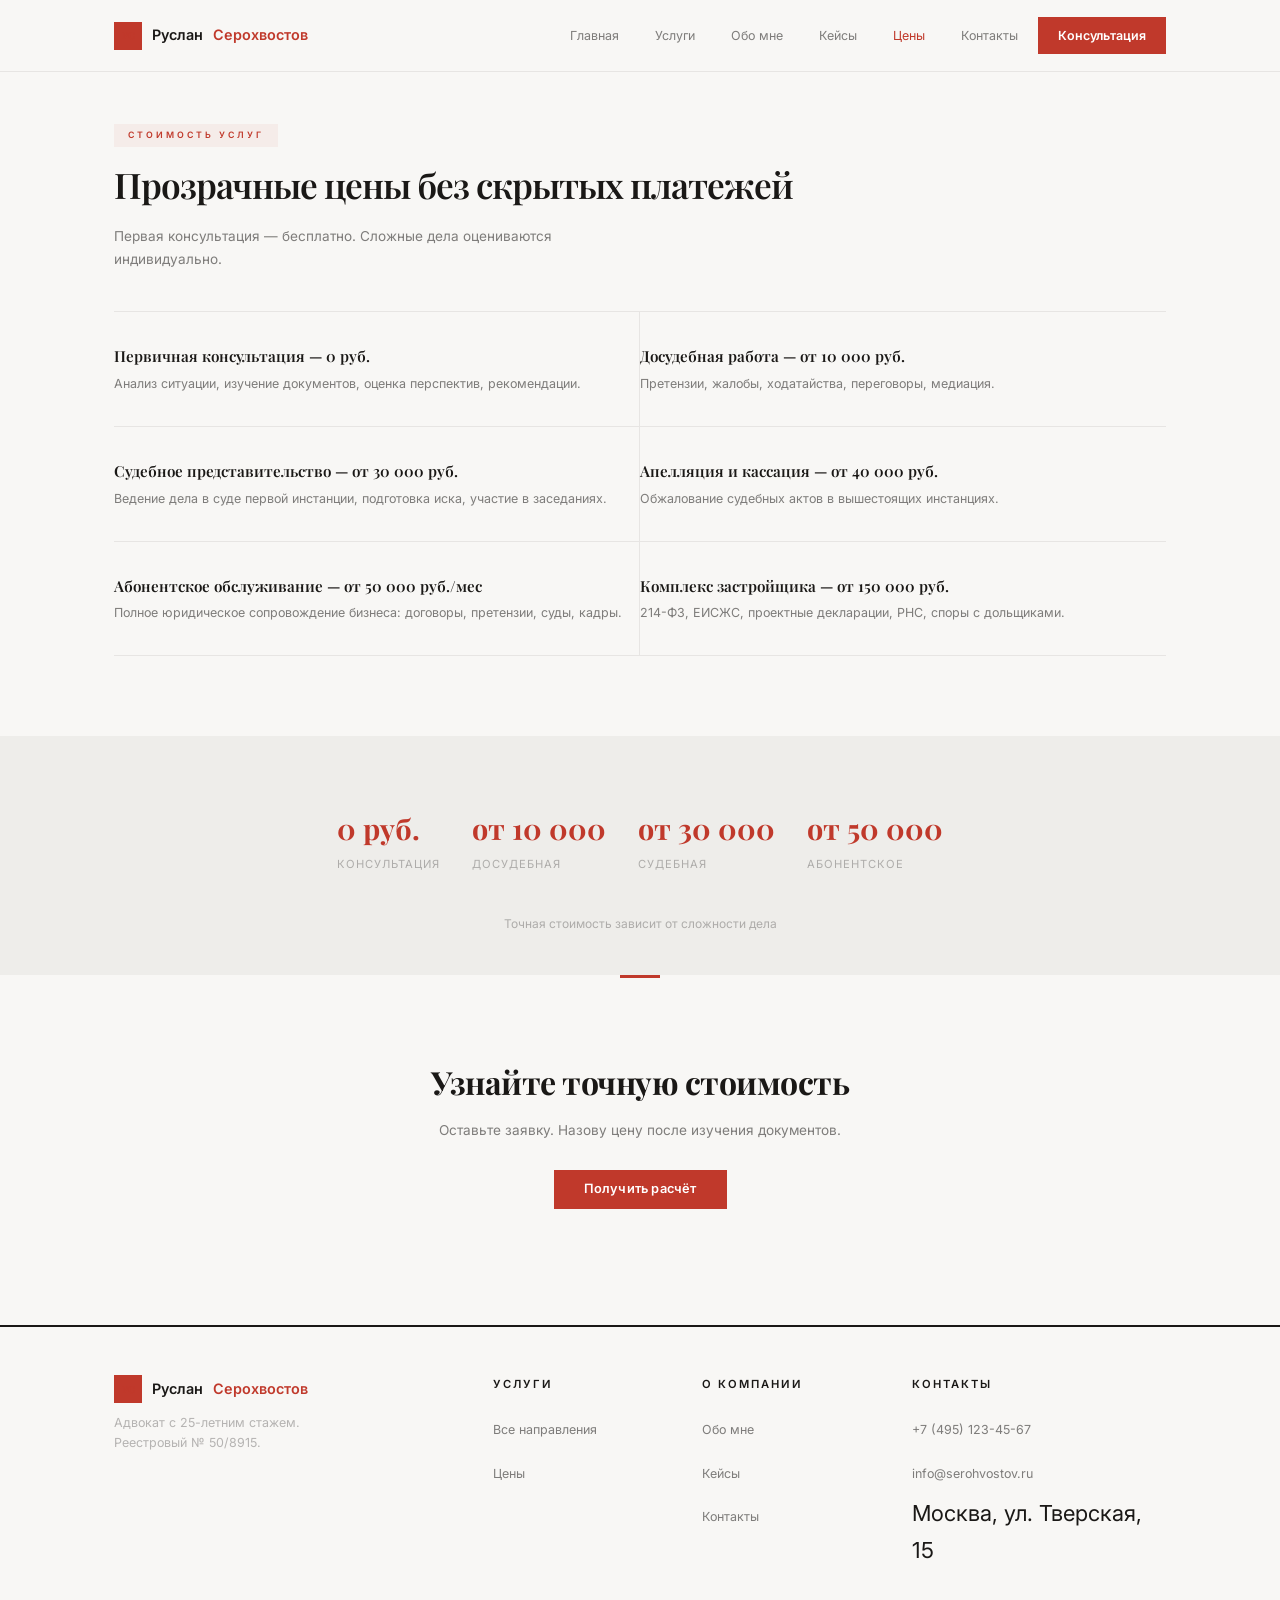
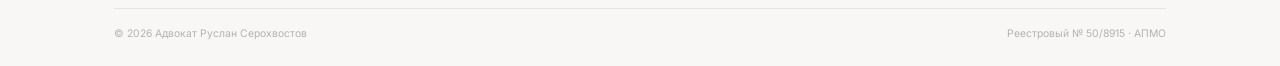
<file: prices.html>
<!DOCTYPE html>
<html lang="ru">
<head>
<meta charset="UTF-8">
<meta name="viewport" content="width=device-width,initial-scale=1.0">
<title>Цены — Адвокат Руслан Серохвостов</title>
<link rel="stylesheet" href="css/law.css">
</head>
<body>
<header class="header">
<div class="container">
<a href="index.html" class="logo"><span class="logo-mark">РС</span>Руслан <span>Серохвостов</span></a>
<nav class="nav" id="nav">
<a href="index.html">Главная</a>
<a href="services.html">Услуги</a>
<a href="about.html">Обо мне</a>
<a href="cases.html">Кейсы</a>
<a href="prices.html" class="active">Цены</a>
<a href="contacts.html">Контакты</a>
<a href="contacts.html" class="nav-cta">Консультация</a>
</nav>
<button class="menu" id="menuBtn"><span></span><span></span><span></span></button>
</div>
</header>
<section class="section" style="padding-top:calc(72px + 40px)">
<div class="container">
<div class="s-hdr">
<span class="s-label">Стоимость услуг</span>
<h2 class="s-title">Прозрачные цены без скрытых платежей</h2>
<p class="s-sub">Первая консультация — бесплатно. Сложные дела оцениваются индивидуально.</p>
</div>
<div class="serv">
<div class="serv-i"><div class="serv-t">Первичная консультация — 0 руб.</div><div class="serv-d">Анализ ситуации, изучение документов, оценка перспектив, рекомендации.</div></div>
<div class="serv-i"><div class="serv-t">Досудебная работа — от 10 000 руб.</div><div class="serv-d">Претензии, жалобы, ходатайства, переговоры, медиация.</div></div>
<div class="serv-i"><div class="serv-t">Судебное представительство — от 30 000 руб.</div><div class="serv-d">Ведение дела в суде первой инстанции, подготовка иска, участие в заседаниях.</div></div>
<div class="serv-i"><div class="serv-t">Апелляция и кассация — от 40 000 руб.</div><div class="serv-d">Обжалование судебных актов в вышестоящих инстанциях.</div></div>
<div class="serv-i"><div class="serv-t">Абонентское обслуживание — от 50 000 руб./мес</div><div class="serv-d">Полное юридическое сопровождение бизнеса: договоры, претензии, суды, кадры.</div></div>
<div class="serv-i"><div class="serv-t">Комплекс застройщика — от 150 000 руб.</div><div class="serv-d">214-ФЗ, ЕИСЖС, проектные декларации, РНС, споры с дольщиками.</div></div>
</div>
</div>
</section>
<section class="section-alt" style="padding:40px 0">
<div class="container">
<div class="trust" style="border:none">
<div><div class="trust-n">0 руб.</div><div class="trust-l">Консультация</div></div>
<div><div class="trust-n">от 10 000</div><div class="trust-l">Досудебная</div></div>
<div><div class="trust-n">от 30 000</div><div class="trust-l">Судебная</div></div>
<div><div class="trust-n">от 50 000</div><div class="trust-l">Абонентское</div></div>
</div>
<p style="text-align:center;margin-top:12px;font-size:0.75rem;color:var(--text3)">Точная стоимость зависит от сложности дела</p>
</div>
</section>
<section class="section cta">
<div class="container">
<h2>Узнайте точную стоимость</h2>
<p>Оставьте заявку. Назову цену после изучения документов.</p>
<div class="btns"><a href="contacts.html" class="btn btn-primary">Получить расчёт</a></div>
</div>
</section>
<footer class="footer">
<div class="container">
<div class="fgrid">
<div><a href="index.html" class="logo"><span class="logo-mark">РС</span>Руслан <span>Серохвостов</span></a><p class="fdesc">Адвокат с 25-летним стажем. Реестровый № 50/8915.</p></div>
<div><h4>Услуги</h4><ul class="flinks"><li><a href="services.html">Все направления</a></li><li><a href="prices.html">Цены</a></li></ul></div>
<div><h4>О компании</h4><ul class="flinks"><li><a href="about.html">Обо мне</a></li><li><a href="cases.html">Кейсы</a></li><li><a href="contacts.html">Контакты</a></li></ul></div>
<div><h4>Контакты</h4><ul class="flinks"><li><a href="tel:+74951234567">+7 (495) 123-45-67</a></li><li><a href="mailto:info@serohvostov.ru">info@serohvostov.ru</a></li><li>Москва, ул. Тверская, 15</li></ul></div>
</div>
<div class="fbot"><span>© 2026 Адвокат Руслан Серохвостов</span><span>Реестровый № 50/8915 · АПМО</span></div>
</div>
</footer>
<script>
document.getElementById('menuBtn').addEventListener('touchstart',function(e){
  e.preventDefault();
  document.querySelector('.nav').classList.toggle('active');
});
</script>
</body>
</html>
</file>
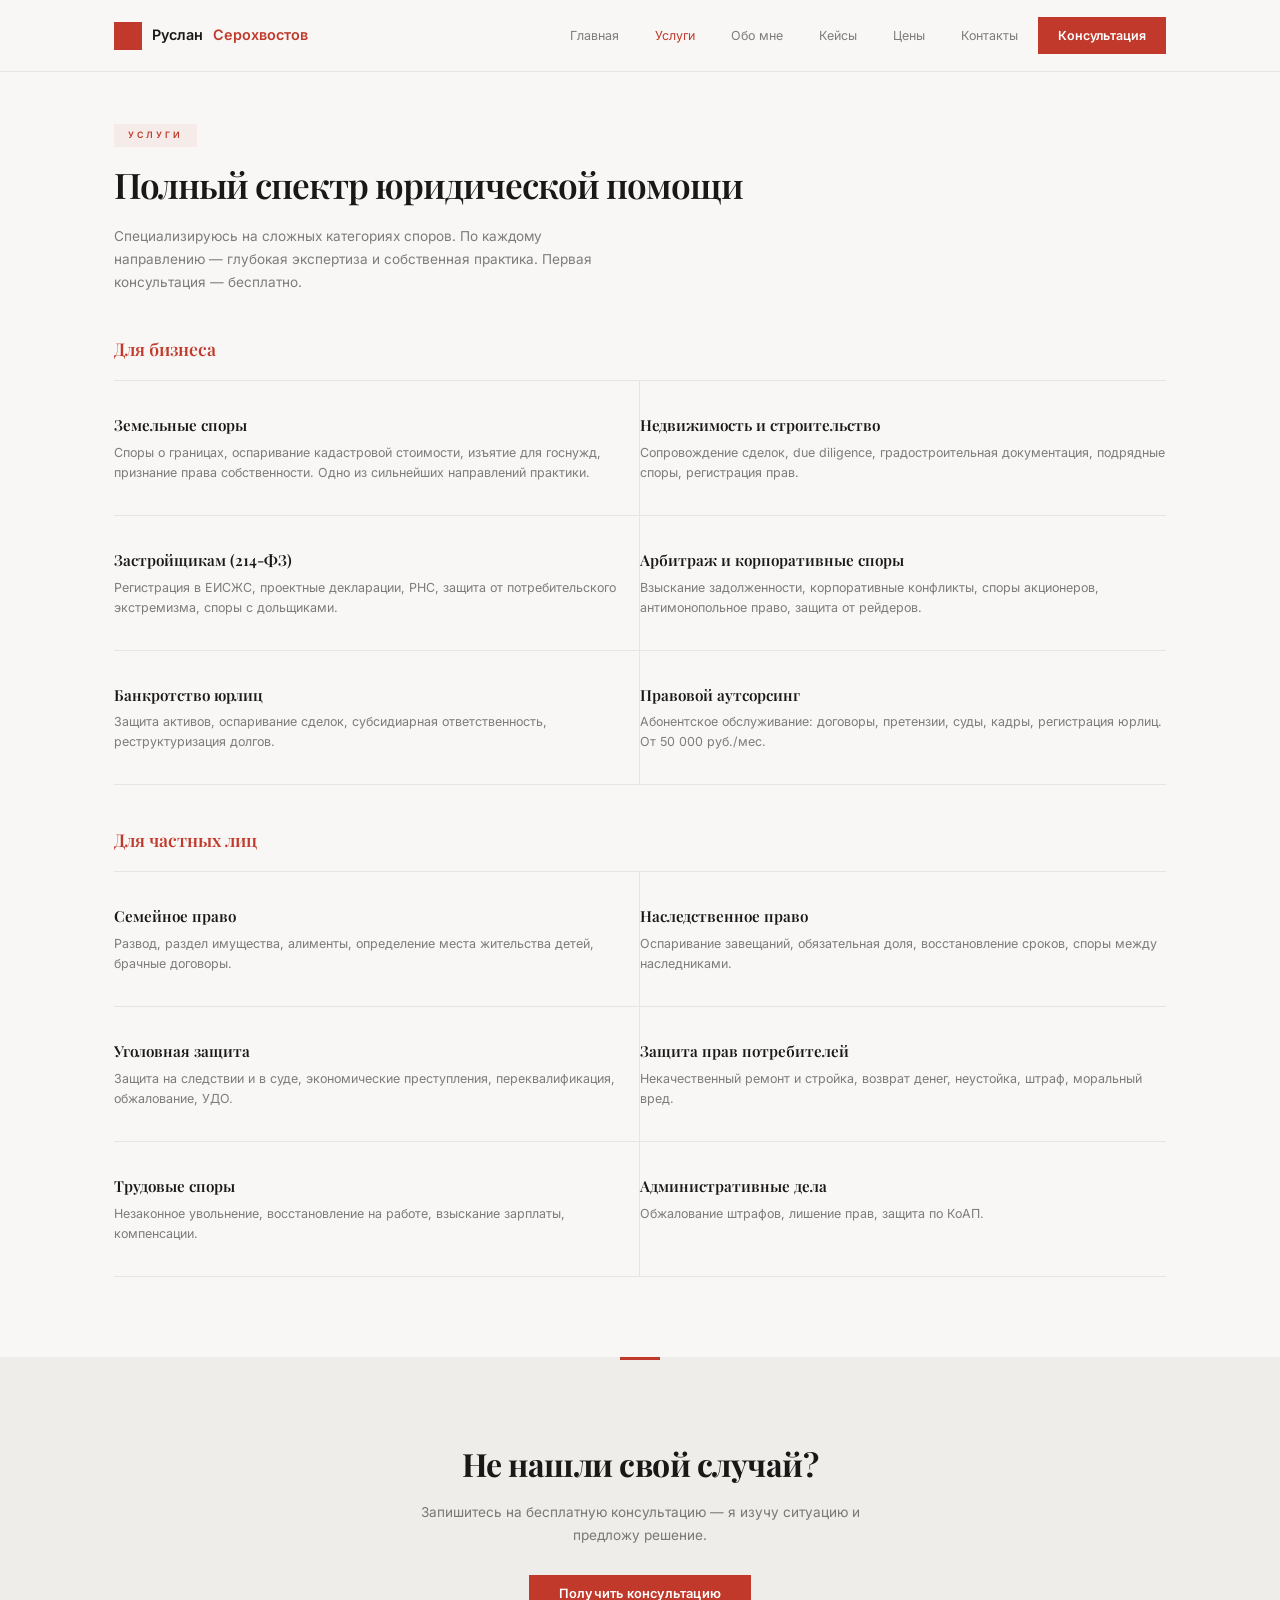
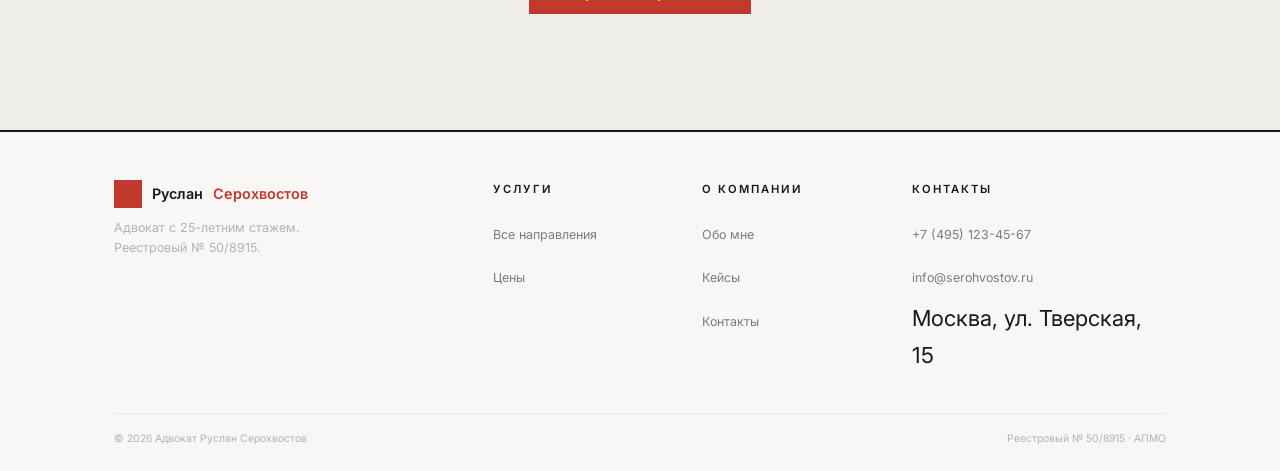
<file: services.html>
<!DOCTYPE html>
<html lang="ru">
<head>
<meta charset="UTF-8">
<meta name="viewport" content="width=device-width,initial-scale=1.0">
<title>Услуги — Адвокат Руслан Серохвостов</title>
<link rel="stylesheet" href="css/law.css">
</head>
<body>
<header class="header">
<div class="container">
<a href="index.html" class="logo"><span class="logo-mark">РС</span>Руслан <span>Серохвостов</span></a>
<nav class="nav" id="nav">
<a href="index.html">Главная</a>
<a href="services.html" class="active">Услуги</a>
<a href="about.html">Обо мне</a>
<a href="cases.html">Кейсы</a>
<a href="prices.html">Цены</a>
<a href="contacts.html">Контакты</a>
<a href="contacts.html" class="nav-cta">Консультация</a>
</nav>
<button class="menu" id="menuBtn"><span></span><span></span><span></span></button>
</div>
</header>
<section class="section" style="padding-top:calc(72px + 40px)">
<div class="container">
<div class="s-hdr">
<span class="s-label">Услуги</span>
<h2 class="s-title">Полный спектр юридической помощи</h2>
<p class="s-sub">Специализируюсь на сложных категориях споров. По каждому направлению — глубокая экспертиза и собственная практика. Первая консультация — бесплатно.</p>
</div>
<p style="font-family:var(--serif);font-size:1.1rem;font-weight:600;margin-bottom:16px;color:var(--red)">Для бизнеса</p>
<div class="serv" style="margin-bottom:40px">
<div class="serv-i"><div class="serv-t">Земельные споры</div><div class="serv-d">Споры о границах, оспаривание кадастровой стоимости, изъятие для госнужд, признание права собственности. Одно из сильнейших направлений практики.</div></div>
<div class="serv-i"><div class="serv-t">Недвижимость и строительство</div><div class="serv-d">Сопровождение сделок, due diligence, градостроительная документация, подрядные споры, регистрация прав.</div></div>
<div class="serv-i"><div class="serv-t">Застройщикам (214-ФЗ)</div><div class="serv-d">Регистрация в ЕИСЖС, проектные декларации, РНС, защита от потребительского экстремизма, споры с дольщиками.</div></div>
<div class="serv-i"><div class="serv-t">Арбитраж и корпоративные споры</div><div class="serv-d">Взыскание задолженности, корпоративные конфликты, споры акционеров, антимонопольное право, защита от рейдеров.</div></div>
<div class="serv-i"><div class="serv-t">Банкротство юрлиц</div><div class="serv-d">Защита активов, оспаривание сделок, субсидиарная ответственность, реструктуризация долгов.</div></div>
<div class="serv-i"><div class="serv-t">Правовой аутсорсинг</div><div class="serv-d">Абонентское обслуживание: договоры, претензии, суды, кадры, регистрация юрлиц. От 50 000 руб./мес.</div></div>
</div>
<p style="font-family:var(--serif);font-size:1.1rem;font-weight:600;margin-bottom:16px;color:var(--red)">Для частных лиц</p>
<div class="serv">
<div class="serv-i"><div class="serv-t">Семейное право</div><div class="serv-d">Развод, раздел имущества, алименты, определение места жительства детей, брачные договоры.</div></div>
<div class="serv-i"><div class="serv-t">Наследственное право</div><div class="serv-d">Оспаривание завещаний, обязательная доля, восстановление сроков, споры между наследниками.</div></div>
<div class="serv-i"><div class="serv-t">Уголовная защита</div><div class="serv-d">Защита на следствии и в суде, экономические преступления, переквалификация, обжалование, УДО.</div></div>
<div class="serv-i"><div class="serv-t">Защита прав потребителей</div><div class="serv-d">Некачественный ремонт и стройка, возврат денег, неустойка, штраф, моральный вред.</div></div>
<div class="serv-i"><div class="serv-t">Трудовые споры</div><div class="serv-d">Незаконное увольнение, восстановление на работе, взыскание зарплаты, компенсации.</div></div>
<div class="serv-i"><div class="serv-t">Административные дела</div><div class="serv-d">Обжалование штрафов, лишение прав, защита по КоАП.</div></div>
</div>
</div>
</section>
<section class="section cta section-alt">
<div class="container">
<h2>Не нашли свой случай?</h2>
<p>Запишитесь на бесплатную консультацию — я изучу ситуацию и предложу решение.</p>
<div class="btns"><a href="contacts.html" class="btn btn-primary">Получить консультацию</a></div>
</div>
</section>
<footer class="footer">
<div class="container">
<div class="fgrid">
<div><a href="index.html" class="logo"><span class="logo-mark">РС</span>Руслан <span>Серохвостов</span></a><p class="fdesc">Адвокат с 25-летним стажем. Реестровый № 50/8915.</p></div>
<div><h4>Услуги</h4><ul class="flinks"><li><a href="services.html">Все направления</a></li><li><a href="prices.html">Цены</a></li></ul></div>
<div><h4>О компании</h4><ul class="flinks"><li><a href="about.html">Обо мне</a></li><li><a href="cases.html">Кейсы</a></li><li><a href="contacts.html">Контакты</a></li></ul></div>
<div><h4>Контакты</h4><ul class="flinks"><li><a href="tel:+74951234567">+7 (495) 123-45-67</a></li><li><a href="mailto:info@serohvostov.ru">info@serohvostov.ru</a></li><li>Москва, ул. Тверская, 15</li></ul></div>
</div>
<div class="fbot"><span>© 2026 Адвокат Руслан Серохвостов</span><span>Реестровый № 50/8915 · АПМО</span></div>
</div>
</footer>
<script>
document.getElementById('menuBtn').addEventListener('touchstart',function(e){
  e.preventDefault();
  document.querySelector('.nav').classList.toggle('active');
});
</script>
</body>
</html>
</file>
<file: css/law.css>
/* ===== Адвокат Руслан Серохвостов ===== */
@import url('https://fonts.googleapis.com/css2?family=Playfair+Display:ital,wght@0,400;0,500;0,600;0,700;0,800;1,400&family=Inter:wght@300;400;500;600;700&display=swap');

:root{--red:#C0392B;--red-dark:#96281B;--red-dim:rgba(192,57,43,.06);--bg:#F8F7F5;--bg-alt:#EEEDEA;--card:#fff;--text:#1A1816;--text2:rgba(26,24,22,.55);--text3:rgba(26,24,22,.3);--border:rgba(26,24,22,.08);--font:'Inter',sans-serif;--serif:'Playfair Display',Georgia,serif;--w:1100px;--h:72px}

*,*::before,*::after{margin:0;padding:0;box-sizing:border-box}
html{scroll-behavior:smooth;font-size:16px;-webkit-font-smoothing:antialiased}
body{font-family:var(--font);background:var(--bg);color:var(--text);line-height:1.7;overflow-x:hidden;font-size:1.375rem}
a{color:var(--red);text-decoration:none}
a:hover{opacity:.75}
::selection{background:var(--red);color:#fff}
.container{max-width:var(--w);margin:0 auto;padding:0 24px}

/* HEADER */
.header{position:fixed;top:0;left:0;right:0;z-index:100;height:var(--h);background:rgba(248,247,245,.93);backdrop-filter:blur(14px);border-bottom:1px solid var(--border);display:flex;align-items:center}
.header .container{display:flex;align-items:center;justify-content:space-between;width:100%}
.logo{display:flex;align-items:center;gap:10px;font-weight:600;font-size:.9rem;color:var(--text)}
.logo-mark{width:28px;height:28px;background:var(--red);color:#fff;display:flex;align-items:center;justify-content:center;font-family:var(--serif);font-size:.6rem;font-weight:700}
.logo span{color:var(--red)}
.nav{display:flex;gap:4px}
.nav a{padding:8px 16px;font-size:.78rem;color:var(--text2);border-radius:0;transition:.2s}
.nav a:hover{color:var(--text)}
.nav a.active{color:var(--red)}
.nav-cta{background:var(--red)!important;color:#fff!important;padding:8px 20px!important;font-weight:600!important}
.nav-cta:hover{background:var(--red-dark)!important;opacity:1!important}
.menu{display:none;background:none;border:none;cursor:pointer;padding:8px}
.menu span{display:block;width:22px;height:1.5px;background:var(--text);margin:5px 0;border-radius:0}

/* HERO */
.hero{padding-top:var(--h);min-height:90vh;display:flex;align-items:center}
.hero-in{display:grid;grid-template-columns:1fr 1fr;gap:48px;align-items:center}
.hero h1{font-family:var(--serif);font-size:3rem;font-weight:700;line-height:1.1;letter-spacing:-1.5px;margin-bottom:16px}
.hero h1 .red{color:var(--red)}
.hero p{font-size:.9rem;color:var(--text2);line-height:1.75;margin-bottom:28px;max-width:480px}
.btns{display:flex;gap:12px;margin-bottom:36px}
.btn{display:inline-flex;align-items:center;padding:13px 30px;font-family:var(--font);font-size:.8rem;font-weight:600;border:none;cursor:pointer;letter-spacing:.2px;line-height:1;border-radius:0}
.btn-primary{background:var(--red);color:#fff}
.btn-primary:hover{background:var(--red-dark);color:#fff;opacity:1}
.btn-ghost{background:transparent;color:var(--text);border:1.5px solid var(--border)}
.btn-ghost:hover{border-color:var(--red);color:var(--red)}
.stats{display:flex;gap:36px;padding-top:24px;border-top:1px solid var(--border)}
.stat-num{font-family:var(--serif);font-size:1.6rem;font-weight:700;color:var(--red)}
.stat-label{font-size:.68rem;color:var(--text3);text-transform:uppercase;letter-spacing:1px;margin-top:4px}
.hero-img{position:relative}
.hero-img img{width:100%;aspect-ratio:3/4;object-fit:cover;filter:grayscale(.25);margin-top:0;object-position:50% 0%}
.hero-img-wrap{position:relative;overflow:hidden;width:100%;aspect-ratio:3/4}
.hero-img-wrap::before{content:'';position:absolute;inset:0;border:2px solid var(--red);z-index:2;pointer-events:none}

/* TRUST */
.trust{display:flex;gap:32px;justify-content:center;padding:28px 0;border-top:1px solid var(--border);border-bottom:1px solid var(--border)}
.trust-n{font-family:var(--serif);font-size:1.8rem;font-weight:700;color:var(--red)}
.trust-l{font-size:.7rem;color:var(--text3);text-transform:uppercase;letter-spacing:1px;margin-top:2px}

/* SECTION */
.section{padding:80px 0}
.section-alt{background:var(--bg-alt)}
.s-hdr{margin-bottom:40px}
.s-label{display:inline-block;font-size:.55rem;font-weight:600;text-transform:uppercase;letter-spacing:3px;color:var(--red);margin-bottom:8px;background:var(--red-dim);padding:4px 14px}
.s-title{font-family:var(--serif);font-size:2.2rem;font-weight:600;letter-spacing:-1px;margin-bottom:10px}
.s-sub{font-size:.85rem;color:var(--text2);max-width:520px;line-height:1.7}

/* SERVICES */
.serv{display:grid;grid-template-columns:1fr 1fr;gap:0;border-top:1px solid var(--border)}
.serv-i{padding:32px 0;border-bottom:1px solid var(--border);border-right:1px solid var(--border);transition:.2s}
.serv-i:nth-child(even){border-right:none}
.serv-i:hover{background:var(--bg-alt);padding-left:16px;padding-right:16px}
.serv-t{font-size:.95rem;font-weight:600;margin-bottom:4px;font-family:var(--serif)}
.serv-d{font-size:.78rem;color:var(--text2);line-height:1.6}

/* CASES */
.clist{border-top:2px solid var(--text)}
.crow{display:grid;grid-template-columns:1fr 2.5fr 1fr;gap:20px;padding:24px 0;border-bottom:1px solid var(--border);align-items:center;transition:.2s;cursor:default}
.crow:hover{background:var(--bg-alt);margin:0 -12px;padding:24px 12px}
.ccat{font-size:.62rem;font-weight:600;text-transform:uppercase;letter-spacing:1.5px;color:var(--text3)}
.cname{font-family:var(--serif);font-size:.88rem}
.cout{text-align:right;font-size:.78rem;font-weight:600;color:var(--red)}

/* PROCESS */
.pgrid{display:grid;grid-template-columns:repeat(5,1fr);gap:16px;counter-reset:p}
.pcard{padding:24px 16px;background:var(--card);border:1px solid var(--border);text-align:center;counter-increment:p;transition:.2s}
.pcard:hover{background:var(--bg-alt);transform:translateY(-3px)}
.pcard::before{content:'0' counter(p);display:block;font-family:var(--serif);font-size:1.6rem;font-weight:700;color:var(--red);margin-bottom:8px;opacity:.15}
.pt{font-size:.82rem;font-weight:600;margin-bottom:4px}
.pd{font-size:.72rem;color:var(--text3)}

/* TESTIMONIALS */
.tgrid{display:grid;grid-template-columns:1fr 1fr;gap:20px}
.tcard{padding:28px;background:var(--card);border:1px solid var(--border);position:relative}
.tcard::before{content:'"';font-family:var(--serif);font-size:4rem;line-height:1;position:absolute;top:8px;right:20px;color:var(--red);opacity:.05}
.tt{font-size:.82rem;color:var(--text2);line-height:1.7;font-style:italic;margin-bottom:12px}
.ta{font-size:.78rem;font-weight:600;font-family:var(--serif)}
.tr{font-size:.65rem;color:var(--text3)}

/* CTA */
.cta{text-align:center;position:relative}
.cta::before{content:'';position:absolute;top:0;left:50%;transform:translateX(-50%);width:40px;height:3px;background:var(--red)}
.cta h2{font-family:var(--serif);font-size:2rem;font-weight:700;letter-spacing:-.5px;margin-bottom:10px}
.cta p{font-size:.85rem;color:var(--text2);margin-bottom:28px;max-width:480px;margin-left:auto;margin-right:auto}
.cta .btns{justify-content:center}

/* FOOTER */
.footer{border-top:2px solid var(--text);padding:48px 0 24px}
.fgrid{display:grid;grid-template-columns:2fr 1fr 1fr 1.5fr;gap:40px;margin-bottom:32px}
.fdesc{font-size:.78rem;color:var(--text3);margin-top:10px;line-height:1.6;max-width:260px}
.footer h4{font-size:.7rem;font-weight:600;text-transform:uppercase;letter-spacing:2px;margin-bottom:14px}
.flinks{list-style:none}
.flinks li{margin-bottom:6px}
.flinks a{font-size:.78rem;color:var(--text2)}
.flinks a:hover{color:var(--red)}
.fbot{border-top:1px solid var(--border);padding-top:16px;display:flex;justify-content:space-between;font-size:.65rem;color:var(--text3)}

/* REVEAL */
.r{opacity:0;transform:translateY(20px);transition:all .5s ease}
.r.v{opacity:1;transform:translateY(0)}

/* RESPONSIVE */
@media(max-width:1024px){
  .hero-in{grid-template-columns:1fr;gap:32px}
  .hero-img{order:-1}.hero-img img{max-height:360px}
  .hero h1{font-size:2.2rem}
  .serv{grid-template-columns:1fr}
  .serv-i:nth-child(even){border-right:1px solid var(--border)}
  .crow{grid-template-columns:1fr 1.5fr 1fr}
  .pgrid{grid-template-columns:repeat(3,1fr)}
}
@media(max-width:768px){
  .nav{display:none}.menu{display:block}
  .nav.active{display:flex;flex-direction:column;position:fixed;top:var(--h);left:0;right:0;background:var(--bg);padding:16px 24px 24px;border-bottom:2px solid var(--border);z-index:99;gap:4px}
  .nav.active a{padding:12px 16px;width:100%}
  .nav.active .nav-cta{margin-left:0!important;text-align:center}
  .hero h1{font-size:1.8rem}
  .stats{flex-wrap:wrap;gap:20px}
  .btns{flex-direction:column}
  .trust{flex-wrap:wrap;gap:16px}
  .crow{grid-template-columns:1fr;gap:4px}
  .cout{text-align:left}
  .pgrid{grid-template-columns:1fr 1fr}
  .tgrid{grid-template-columns:1fr}
  .fgrid{grid-template-columns:1fr 1fr}
}
</file>
